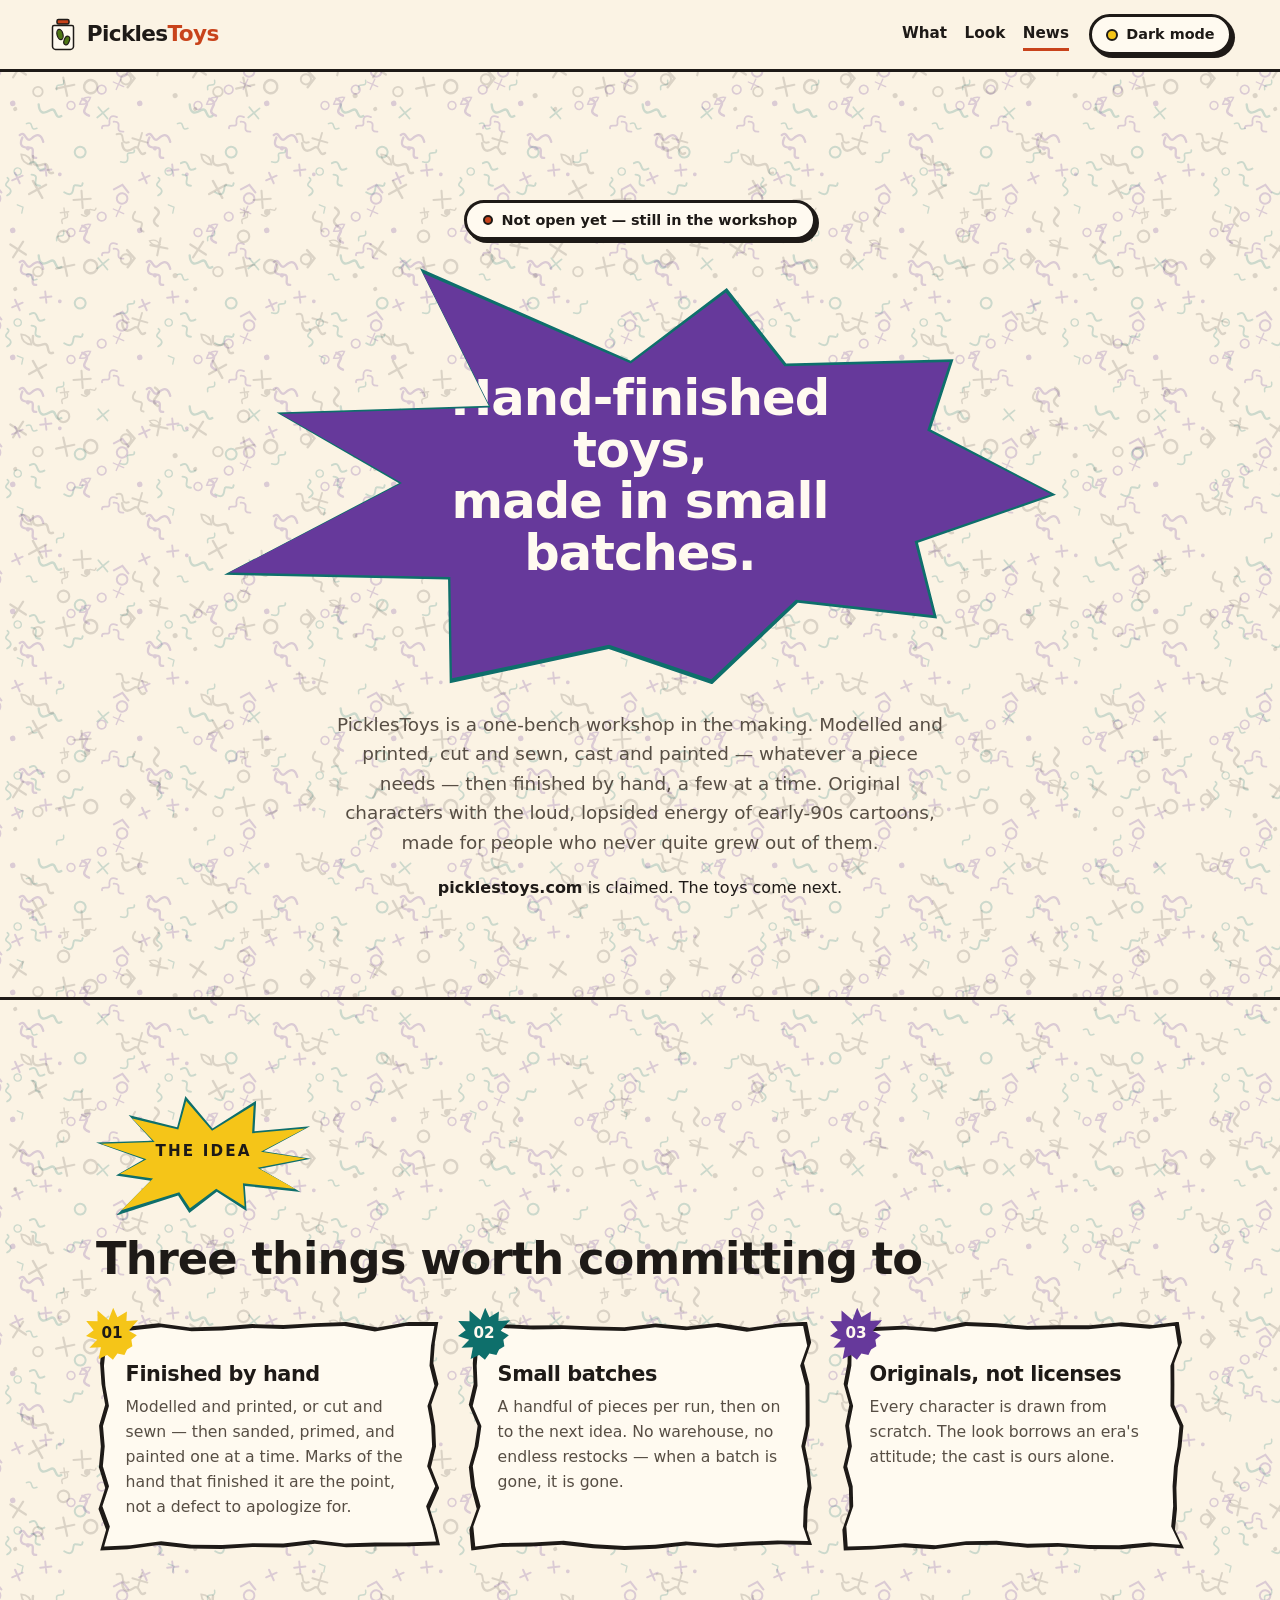
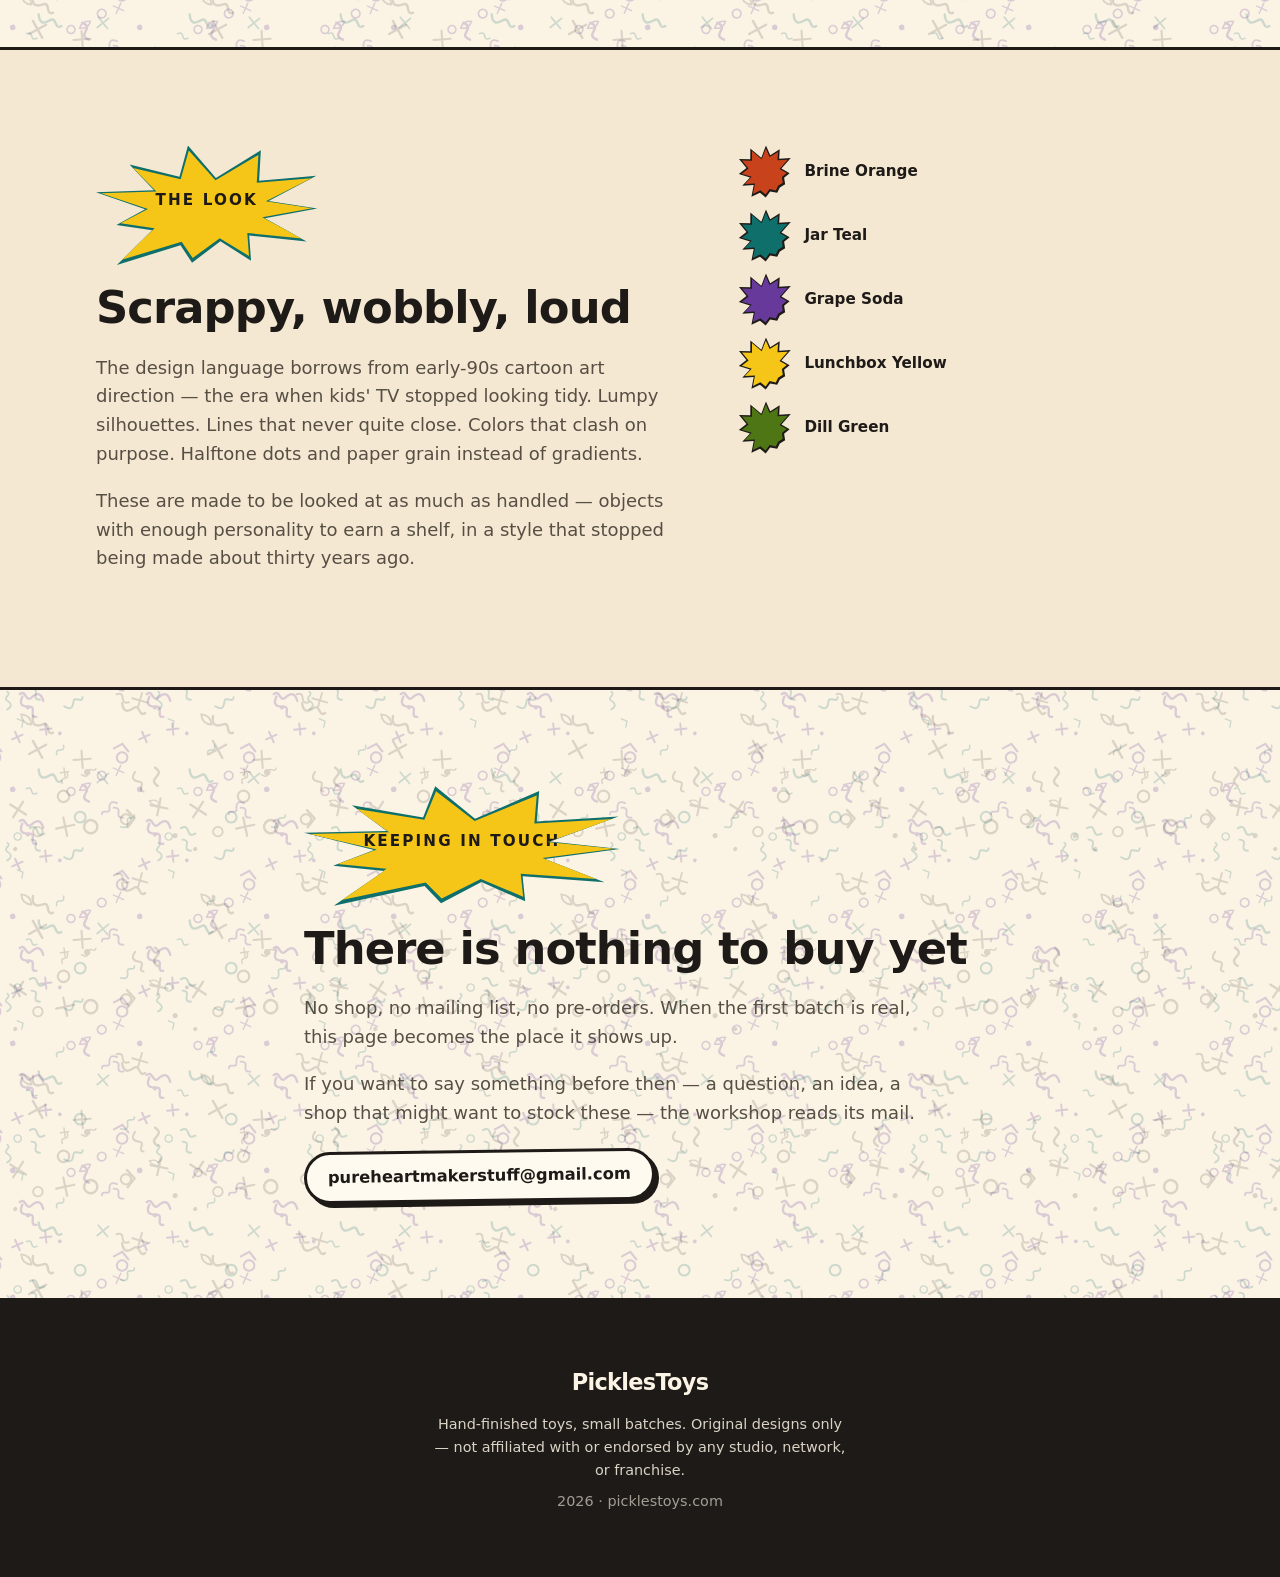
<file: site/index.html>
<!DOCTYPE html>
<html lang="en">
<head>
  <meta charset="UTF-8">
  <meta name="viewport" content="width=device-width, initial-scale=1.0">
  <title>PicklesToys — Hand-Finished, Small-Batch Toys</title>
  <meta name="description" content="PicklesToys makes hand-finished, small-batch toys with a scrappy 90s-cartoon spirit — original characters for people who never grew out of them. The workshop is still being built; nothing is for sale yet.">
  <link rel="canonical" href="https://picklestoys.com/">

  <!-- Favicons. Relative paths, so they resolve both at the apex domain and
       at the esanacore.github.io/PicklesToys/ project URL the site is served
       from until DNS is pointed. The SVG is what modern browsers use; the ICO
       is the fallback and the file crawlers request blindly. Rasters are
       generated from the SVG by tools/make_favicon.py — do not hand-edit. -->
  <link rel="icon" href="favicon.ico" sizes="32x32">
  <link rel="icon" href="favicon.svg" type="image/svg+xml">
  <link rel="apple-touch-icon" href="apple-touch-icon.png">
  <!-- Tints mobile browser chrome to match the page in each theme -->
  <meta name="theme-color" content="#fbf3e4" media="(prefers-color-scheme: light)">
  <meta name="theme-color" content="#16130f" media="(prefers-color-scheme: dark)">

  <!-- Social sharing: how the link unfurls in Messages, WhatsApp, Slack, social.
       The card is drawn in site/og-image.svg and rendered to PNG by
       tools/make_og_image.py — og:image is not accepted as SVG by most
       platforms, which is the only reason the PNG exists.

       These URLs are absolute and point at the apex domain, as og:image
       requires. Until DNS is pointed at this site they will not resolve, so a
       link shared before then unfurls without an image. That is deliberate:
       pointing them at the temporary github.io URL would bake the wrong host
       into every cached unfurl, and crawlers cache aggressively. -->
  <meta property="og:type" content="website">
  <meta property="og:site_name" content="PicklesToys">
  <meta property="og:title" content="PicklesToys — Hand-Finished, Small-Batch Toys">
  <meta property="og:description" content="Hand-finished, small-batch toys with a scrappy 90s-cartoon spirit. Not open yet — still in the workshop.">
  <meta property="og:url" content="https://picklestoys.com/">
  <meta property="og:image" content="https://picklestoys.com/og-image.png">
  <meta property="og:image:type" content="image/png">
  <meta property="og:image:width" content="1200">
  <meta property="og:image:height" content="630">
  <meta property="og:image:alt" content="The PicklesToys pickle-jar mark beside the words: Hand-finished toys, made in small batches. A badge reads: not open yet, still in the workshop.">
  <meta name="twitter:card" content="summary_large_image">
  <meta name="twitter:title" content="PicklesToys — Hand-Finished, Small-Batch Toys">
  <meta name="twitter:description" content="Hand-finished, small-batch toys with a scrappy 90s-cartoon spirit. Not open yet.">
  <meta name="twitter:image" content="https://picklestoys.com/og-image.png">
  <meta name="twitter:image:alt" content="The PicklesToys pickle-jar mark beside the words: Hand-finished toys, made in small batches.">

  <script>
    // Apply the saved or system theme before first paint so the page never
    // flashes the wrong mode. Mirrors 702withtheview.com and gentletable.com.
    (function () {
      // Marks that JS is running, so the reveal animation only hides content
      // it can actually reveal again. Set here rather than in app.js so the
      // class lands before first paint and nothing flashes in then out.
      document.documentElement.classList.add("js");
      try {
        var saved = localStorage.getItem("pickles-theme");
        if (saved === "dark" || saved === "light") {
          document.documentElement.dataset.theme = saved;
        }
      } catch (e) { /* private mode — the toggle still works for this visit */ }
    })();
  </script>

  <link rel="stylesheet" href="styles.css">
</head>
<body>
  <a class="skip-link" href="#main">Skip to content</a>

  <header class="nav">
    <a class="wordmark" href="#main">
      <span class="wordmark__jar" aria-hidden="true">
        <svg viewBox="0 0 40 44" role="presentation" focusable="false">
          <rect x="12" y="2" width="16" height="6" rx="2" class="jar-lid"/>
          <path d="M8 10h24c1 0 2 1 2 2v26c0 2-2 4-4 4H10c-2 0-4-2-4-4V12c0-1 1-2 2-2z" class="jar-glass"/>
          <ellipse cx="16" cy="22" rx="4" ry="7" class="jar-pickle" transform="rotate(-14 16 22)"/>
          <ellipse cx="25" cy="30" rx="3.5" ry="6" class="jar-pickle" transform="rotate(20 25 30)"/>
        </svg>
      </span>
      <span class="wordmark__text">Pickles<span class="wordmark__toys">Toys</span></span>
    </a>

    <nav class="nav__links" aria-label="Sections">
      <a href="#what">What</a>
      <a href="#look">Look</a>
      <a href="#news">News</a>
    </nav>

    <button id="themeToggle" class="theme-toggle" type="button" aria-pressed="false">
      <span class="theme-toggle__dot" aria-hidden="true"></span>
      <span id="themeToggleLabel">Dark mode</span>
    </button>
  </header>

  <main id="main">

    <!-- ---------------------------------------------------------------
         Hero. States only what is actually true today: the name, the
         intent, and that nothing is for sale. No prices, no products, no
         ship dates — those are the owner's to provide.
         --------------------------------------------------------------- -->
    <section class="hero">
      <div class="hero__inner">
        <p class="pill reveal">
          <span class="pill__dot" aria-hidden="true"></span>
          Not open yet — still in the workshop
        </p>

        <!-- Title card. The burst is an irregular polygon rather than a
             regular star: alternating outer/inner radii with per-point jitter,
             generated from a seeded RNG so the shape is reproducible, then
             frozen here. See docs/BRAND.md. preserveAspectRatio="none" lets it
             stretch to whatever the heading needs; non-scaling-stroke keeps the
             outline an even weight when it does. -->
        <div class="titlecard reveal">
          <div class="titlecard__fill">
            <h1 class="titlecard__title">
              Hand-finished toys,<br>
              made in small batches.
            </h1>
          </div>
        </div>

        <p class="hero__lede reveal">
          PicklesToys is a one-bench workshop in the making. Modelled and
          printed, cut and sewn, cast and painted — whatever a piece needs —
          then finished by hand, a few at a time. Original characters with the
          loud, lopsided energy of early-90s cartoons, made for people who
          never quite grew out of them.
        </p>

        <p class="hero__meta reveal">
          <strong>picklestoys.com</strong> is claimed. The toys come next.
        </p>
      </div>
    </section>

    <!-- --------------------------------------------------------------- -->
    <section id="what" class="band">
      <div class="band__inner">
        <div class="titlecard titlecard--tag">
          <div class="titlecard__fill">
            <p class="titlecard__title overline">The idea</p>
          </div>
        </div>
        <h2>Three things worth committing to</h2>

        <ul class="cards">
          <li class="card card--orange reveal">
            <span class="card__num" aria-hidden="true">01</span>
            <div class="card__panel">
              <div class="card__fill">
                <h3>Finished by hand</h3>
                <p>
                  Modelled and printed, or cut and sewn — then sanded, primed,
                  and painted one at a time. Marks of the hand that finished it
                  are the point, not a defect to apologize for.
                </p>
              </div>
            </div>
          </li>
          <li class="card card--teal reveal">
            <span class="card__num" aria-hidden="true">02</span>
            <div class="card__panel">
              <div class="card__fill">
                <h3>Small batches</h3>
                <p>
                A handful of pieces per run, then on to the next idea. No
                warehouse, no endless restocks — when a batch is gone, it is gone.
                </p>
              </div>
            </div>
          </li>
          <li class="card card--grape reveal">
            <span class="card__num" aria-hidden="true">03</span>
            <div class="card__panel">
              <div class="card__fill">
                <h3>Originals, not licenses</h3>
                <p>
                  Every character is drawn from scratch. The look borrows an
                  era's attitude; the cast is ours alone.
                </p>
              </div>
            </div>
          </li>
        </ul>
      </div>
    </section>

    <!-- ---------------------------------------------------------------
         The aesthetic section. Deliberately describes an ERA and a visual
         language — never a specific show, character, or franchise. See
         docs/BRAND.md: the inspiration is early-90s kids-TV art direction, and
         the line not to cross is using anyone else's characters, names, or
         marks. T-040 fails the build if one appears, comments included.
         --------------------------------------------------------------- -->
    <section id="look" class="band band--tint">
      <div class="band__inner band__inner--split">
        <div>
          <div class="titlecard titlecard--tag">
          <div class="titlecard__fill">
            <p class="titlecard__title overline">The look</p>
          </div>
        </div>
          <h2>Scrappy, wobbly, loud</h2>
          <p class="prose">
            The design language borrows from early-90s cartoon art direction —
            the era when kids' TV stopped looking tidy. Lumpy silhouettes. Lines
            that never quite close. Colors that clash on purpose. Halftone dots
            and paper grain instead of gradients.
          </p>
          <p class="prose">
            These are made to be looked at as much as handled — objects with
            enough personality to earn a shelf, in a style that stopped being
            made about thirty years ago.
          </p>
        </div>

        <div class="swatches" aria-label="Color palette">
          <span class="swatch swatch--orange"><i class="swatch__chip" aria-hidden="true"></i><span>Brine Orange</span></span>
          <span class="swatch swatch--teal"><i class="swatch__chip" aria-hidden="true"></i><span>Jar Teal</span></span>
          <span class="swatch swatch--grape"><i class="swatch__chip" aria-hidden="true"></i><span>Grape Soda</span></span>
          <span class="swatch swatch--sun"><i class="swatch__chip" aria-hidden="true"></i><span>Lunchbox Yellow</span></span>
          <span class="swatch swatch--lime"><i class="swatch__chip" aria-hidden="true"></i><span>Dill Green</span></span>
        </div>
      </div>
    </section>

    <!-- ---------------------------------------------------------------
         Contact. The address is real and owner-supplied — it is the only
         real-world detail on the page, which is the only reason it is here.
         It shipped as a marked placeholder until 2026-09-10 on the principle
         that an address which bounces is worse than showing none.

         T-050 asserts the real mailto and T-051 asserts the visible text
         matches its target: the address is written twice, and a link that
         displays one address while mailing another is worse than no link.
         --------------------------------------------------------------- -->
    <section id="news" class="band">
      <div class="band__inner band__inner--narrow">
        <div class="titlecard titlecard--tag">
          <div class="titlecard__fill">
            <p class="titlecard__title overline">Keeping in touch</p>
          </div>
        </div>
        <h2>There is nothing to buy yet</h2>
        <p class="prose">
          No shop, no mailing list, no pre-orders. When the first batch is real,
          this page becomes the place it shows up.
        </p>
        <p class="prose">
          If you want to say something before then — a question, an idea, a
          shop that might want to stock these — the workshop reads its mail.
        </p>
        <p class="contact">
          <a class="contact__link" href="mailto:pureheartmakerstuff@gmail.com">pureheartmakerstuff@gmail.com</a>
        </p>
      </div>
    </section>
  </main>

  <footer class="foot">
    <p class="foot__mark">PicklesToys</p>
    <p class="foot__note">
      Hand-finished toys, small batches. Original designs only — not affiliated with
      or endorsed by any studio, network, or franchise.
    </p>
    <p class="foot__note foot__note--dim">
      <span id="year">2026</span> · picklestoys.com
    </p>
  </footer>

  <script src="app.js"></script>
</body>
</html>
</file>
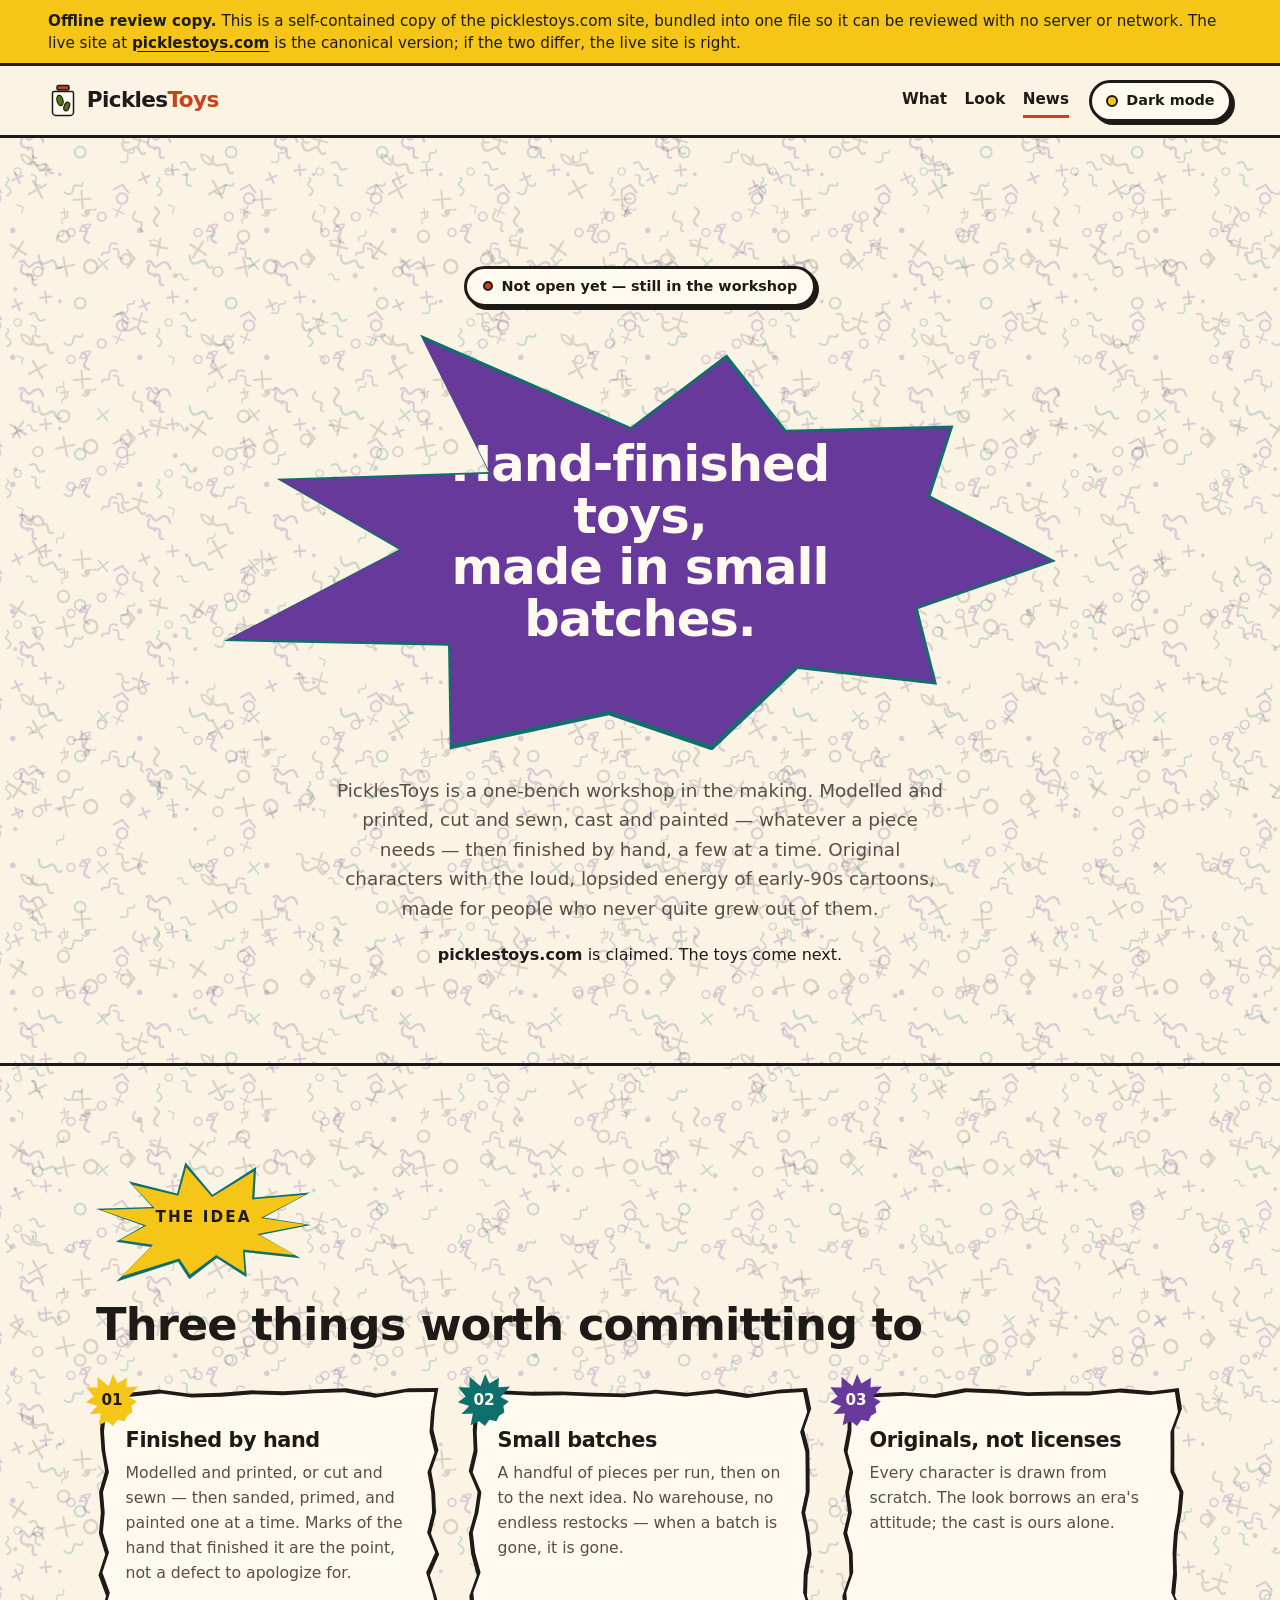
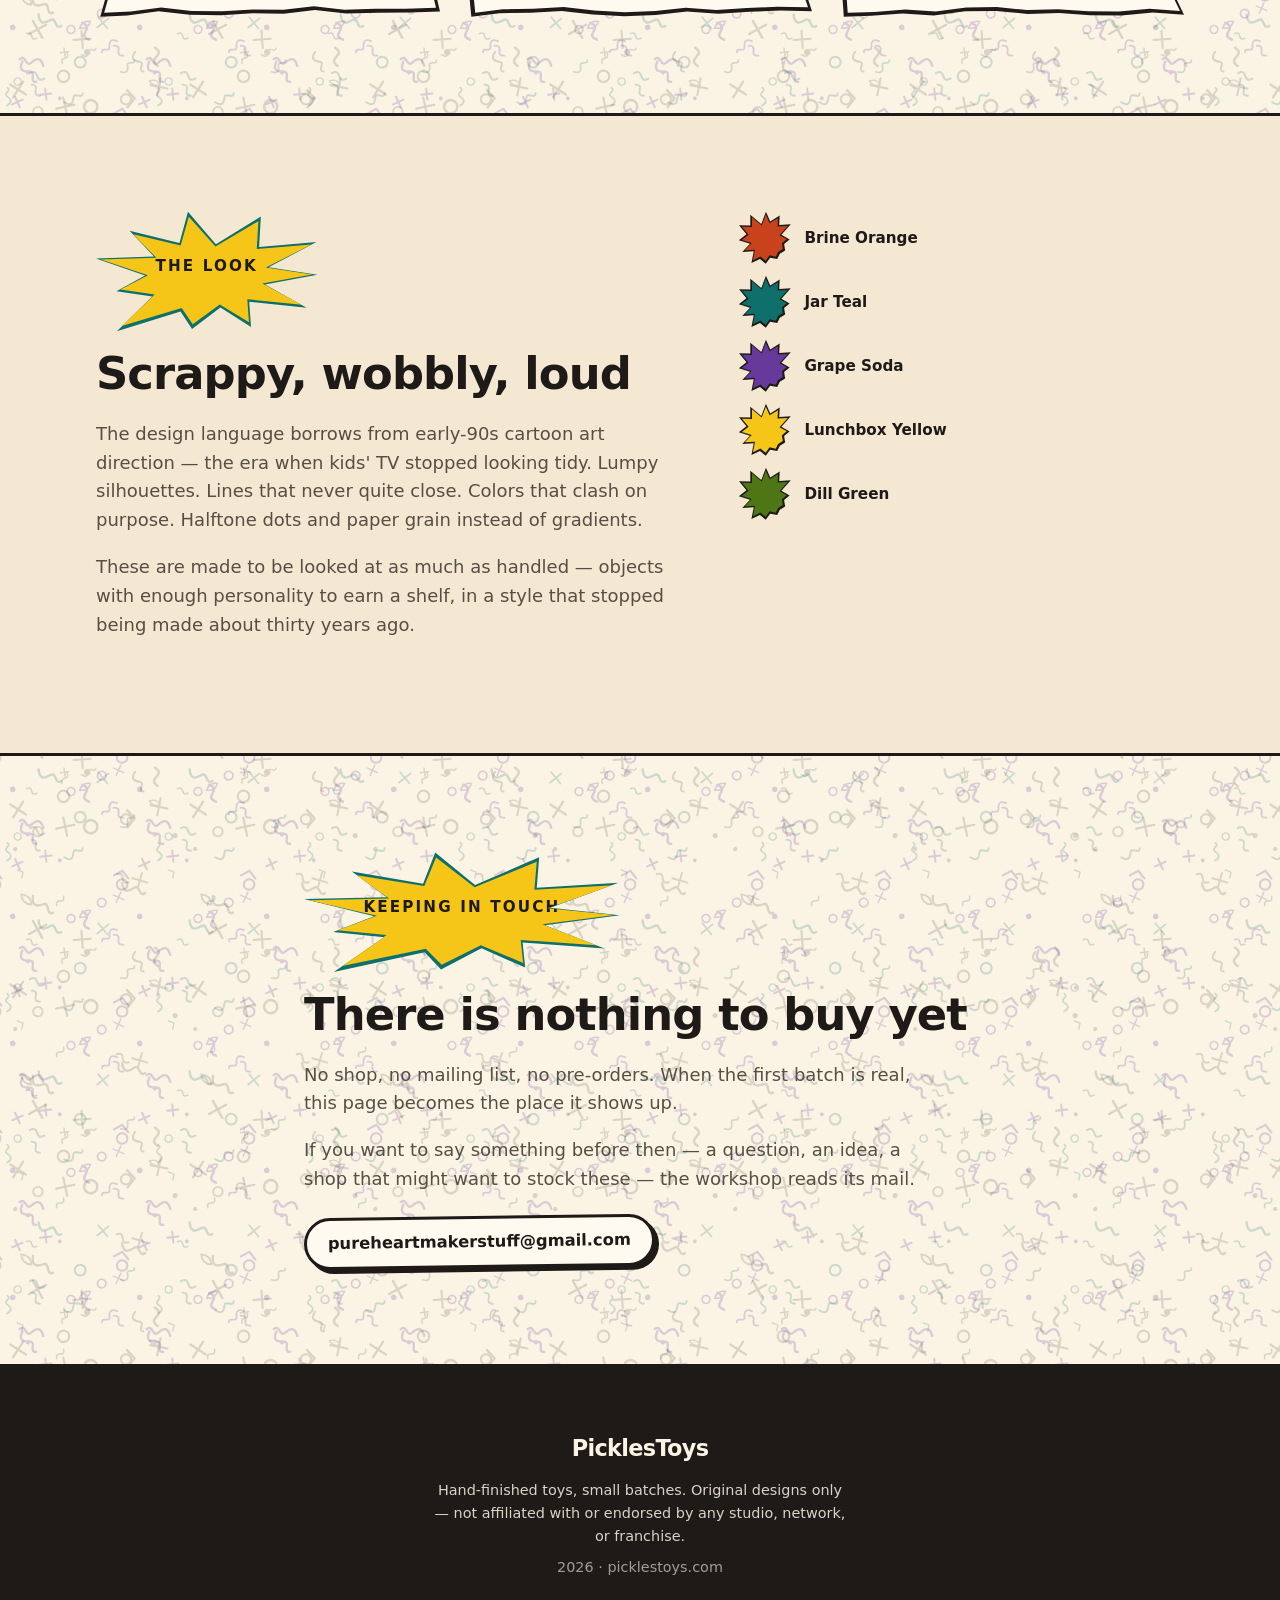
<file: demo.html>
<!DOCTYPE html>
<html lang="en">
<head>
  <meta charset="UTF-8">
  <meta name="viewport" content="width=device-width, initial-scale=1.0">
  <title>PicklesToys — Hand-Finished, Small-Batch Toys (offline copy)</title>
  <meta name="description" content="PicklesToys makes hand-finished, small-batch toys with a scrappy 90s-cartoon spirit — original characters for people who never grew out of them. The workshop is still being built; nothing is for sale yet.">
  <!--
    Offline review copy of picklestoys.com, generated from site/index.html,
    site/styles.css and site/app.js. Styles and scripts are inlined so this one
    file opens from file:// with no server or network. The canonical, Open
    Graph and Twitter metadata are omitted (they point crawlers at the live
    site and do nothing offline); the favicon is inlined as a data: URI.
    Keep it in step with site/ — a change to the site that is not mirrored
    here leaves this copy showing the old page.
  -->
  <link rel="icon" href="data:image/svg+xml,%3Csvg xmlns="http://www.w3.org/2000/svg" viewBox="0 0 64 64" role="img" aria-label="PicklesToys"%3E %3Ctitle%3EPicklesToys%3C/title%3E %3Crect width="64" height="64" rx="14" fill="#c8431b"/%3E %3Crect x="21" y="9" width="22" height="8" rx="3" fill="#fbf3e4"/%3E %3Cpath d="M16 20h32v27c0 5-4 9-9 9H25c-5 0-9-4-9-9V20z" fill="#fbf3e4"/%3E %3Cellipse cx="32" cy="37" rx="7" ry="12" fill="#5e8c1e" transform="rotate%28-13 32 37%29"/%3E %3C/svg%3E" type="image/svg+xml">
  <meta name="theme-color" content="#fbf3e4" media="(prefers-color-scheme: light)">
  <meta name="theme-color" content="#16130f" media="(prefers-color-scheme: dark)">

  <script>
    // Apply the saved or system theme before first paint so the page never
    // flashes the wrong mode. Mirrors 702withtheview.com and gentletable.com.
    (function () {
      // Marks that JS is running, so the reveal animation only hides content
      // it can actually reveal again. Set here rather than in app.js so the
      // class lands before first paint and nothing flashes in then out.
      document.documentElement.classList.add("js");
      try {
        var saved = localStorage.getItem("pickles-theme");
        if (saved === "dark" || saved === "light") {
          document.documentElement.dataset.theme = saved;
        }
      } catch (e) { /* private mode — the toggle still works for this visit */ }
    })();
  </script>

  <style>
/* ============================================================
   PicklesToys — design system

   Visual language: early-90s cartoon art direction. Chunky ink outlines,
   hard offset shadows (sticker/screen-print feel), lumpy asymmetric radii,
   halftone dots, clashing saturated colors on warm paper.

   Dependency-free: system fonts only, no CDN, no webfont
   (constitution Principle 7). tests/test_site.sh T-060 enforces this.
   ============================================================ */

/* ------------------------------------------------------------------
   Colour tokens.

   Light mode is warm paper with near-black ink. Dark mode keeps the same
   palette identity but lifts each accent, because the light-mode accents
   are tuned for contrast against cream and go muddy on near-black.

   Accents used as TEXT are contrast-checked against their own background
   (>= 4.5:1). --sun is decorative only: at 4.4:1 on ink it is fine as a
   fill behind dark text but never as text itself.
   ------------------------------------------------------------------ */

:root,
:root[data-theme="light"] {
  color-scheme: light;

  --paper: #fbf3e4;
  --paper-tint: #f4e8d2;
  --surface: #fffaf0;
  --ink: #1e1a17;
  --ink-soft: #574e44;

  --orange: #c8431b;
  /* Orange as small TEXT needs a darker mix: #c8431b is 4.45:1 on paper and
     only 4.05:1 on the tinted band, both under the 4.5:1 AA floor for the
     14px bold overlines. Same family, legible weight. Fills and large display
     type keep --orange, which is why this is a separate token rather than a
     darkening of the brand color. */
  --orange-text: #a83714;
  --teal: #0e6f6b;
  --grape: #66399b;
  --sun: #f5c518;
  --lime: #4e7615;

  --dot: rgba(30, 26, 23, 0.16);
  --shadow-ink: #1e1a17;
  --on-accent: #fffaf0;
  /* Deliberately NOT redefined per theme. --sun is a bright yellow in both
     themes, so text on it must be dark in both; --on-accent inverts with the
     theme and is therefore wrong here. See the .card__num note below. */
  --on-sun: #1e1a17;
}

/* Follows the operating system unless the reader has chosen a theme,
   in which case data-theme on <html> wins. */
@media (prefers-color-scheme: dark) {
  :root:not([data-theme="light"]) {
    color-scheme: dark;

    --paper: #16130f;
    --paper-tint: #201b15;
    --surface: #211c16;
    --ink: #fbf3e4;
    --ink-soft: #b3a794;

    --orange: #ff8a5c;
    /* On near-black the accent is already well past AA, so text and fill
       share one value here. */
    --orange-text: #ff8a5c;
    --teal: #4fd1ca;
    --grape: #c39bf5;
    --sun: #ffd84d;
    --lime: #a6d65e;

    --dot: rgba(251, 243, 228, 0.14);
    --shadow-ink: #000000;
    --on-accent: #16130f;
  }
}

:root[data-theme="dark"] {
  color-scheme: dark;

  --paper: #16130f;
  --paper-tint: #201b15;
  --surface: #211c16;
  --ink: #fbf3e4;
  --ink-soft: #b3a794;

  --orange: #ff8a5c;
  --orange-text: #ff8a5c;
  --teal: #4fd1ca;
  --grape: #c39bf5;
  --sun: #ffd84d;
  --lime: #a6d65e;

  --dot: rgba(251, 243, 228, 0.14);
  --shadow-ink: #000000;
  --on-accent: #16130f;
}

/* BEGIN GENERATED doodle field — tools/make_pattern.py, do not edit by hand */

/* Layer sizes are coprime so the field's visual repeat lands far past
   any real viewport width. See tools/make_pattern.py. */
:root {
  --doodle-size: 180px 180px, 127px 127px, 151px 151px;
  --doodle-light:
    url('data:image/svg+xml,%3Csvg%20xmlns%3D%22http%3A%2F%2Fwww.w3.org%2F2000%2Fsvg%22%20width%3D%22180%22%20height%3D%22180%22%20viewBox%3D%220%200%20180%20180%22%3E%3Cg%20stroke%3D%22%231e1a17%22%20stroke-width%3D%221.7%22%20stroke-linecap%3D%22round%22%20fill%3D%22%231e1a17%22%20opacity%3D%220.15%22%3E%3Cg%20transform%3D%22translate%2843.0%2C164.4%29%20rotate%28220%29%20scale%281.45%29%22%3E%3Cpath%20d%3D%22M-9%200c3-5%206%205%209%200s6-5%209%200%22%20fill%3D%22none%22%2F%3E%3C%2Fg%3E%3Cg%20transform%3D%22translate%2843.0%2C-15.6%29%20rotate%28220%29%20scale%281.45%29%22%3E%3Cpath%20d%3D%22M-9%200c3-5%206%205%209%200s6-5%209%200%22%20fill%3D%22none%22%2F%3E%3C%2Fg%3E%3Cg%20transform%3D%22translate%28154.0%2C65.0%29%20rotate%2819%29%20scale%280.80%29%22%3E%3Cpath%20d%3D%22M-7%20-3q7%20-6%2014%200q-7%206%20-14%200z%22%20fill%3D%22none%22%2F%3E%3C%2Fg%3E%3Cg%20transform%3D%22translate%28175.1%2C95.6%29%20rotate%28163%29%20scale%281.16%29%22%3E%3Ccircle%20cx%3D%220%22%20cy%3D%220%22%20r%3D%222.2%22%20stroke%3D%22none%22%2F%3E%3C%2Fg%3E%3Cg%20transform%3D%22translate%28-4.9%2C95.6%29%20rotate%28163%29%20scale%281.16%29%22%3E%3Ccircle%20cx%3D%220%22%20cy%3D%220%22%20r%3D%222.2%22%20stroke%3D%22none%22%2F%3E%3C%2Fg%3E%3Cg%20transform%3D%22translate%28139.9%2C140.4%29%20rotate%28151%29%20scale%281.11%29%22%3E%3Cpath%20d%3D%22M-5%20-5l10%2010M5%20-5l-10%2010%22%20fill%3D%22none%22%2F%3E%3C%2Fg%3E%3Cg%20transform%3D%22translate%2865.2%2C86.7%29%20rotate%2833%29%20scale%281.31%29%22%3E%3Cpath%20d%3D%22M-5%20-5l10%2010M5%20-5l-10%2010%22%20fill%3D%22none%22%2F%3E%3C%2Fg%3E%3Cg%20transform%3D%22translate%2864.5%2C32.2%29%20rotate%28353%29%20scale%280.84%29%22%3E%3Cpath%20d%3D%22M0%20-5v10M-5%200h10%22%20fill%3D%22none%22%2F%3E%3C%2Fg%3E%3Cg%20transform%3D%22translate%2882.1%2C19.4%29%20rotate%2841%29%20scale%281.22%29%22%3E%3Cpath%20d%3D%22M-5%20-5l10%2010M5%20-5l-10%2010%22%20fill%3D%22none%22%2F%3E%3C%2Fg%3E%3Cg%20transform%3D%22translate%2815.2%2C109.0%29%20rotate%28333%29%20scale%280.95%29%22%3E%3Ccircle%20cx%3D%220%22%20cy%3D%220%22%20r%3D%222.2%22%20stroke%3D%22none%22%2F%3E%3C%2Fg%3E%3Cg%20transform%3D%22translate%2863.5%2C56.3%29%20rotate%28184%29%20scale%281.28%29%22%3E%3Ccircle%20cx%3D%220%22%20cy%3D%220%22%20r%3D%224.5%22%20fill%3D%22none%22%2F%3E%3C%2Fg%3E%3Cg%20transform%3D%22translate%2828.5%2C157.3%29%20rotate%28225%29%20scale%281.03%29%22%3E%3Cpath%20d%3D%22M-7%20-3q7%20-6%2014%200q-7%206%20-14%200z%22%20fill%3D%22none%22%2F%3E%3C%2Fg%3E%3Cg%20transform%3D%22translate%2887.2%2C32.1%29%20rotate%2891%29%20scale%281.44%29%22%3E%3Ccircle%20cx%3D%220%22%20cy%3D%220%22%20r%3D%222.2%22%20stroke%3D%22none%22%2F%3E%3C%2Fg%3E%3Cg%20transform%3D%22translate%2888.7%2C31.5%29%20rotate%28156%29%20scale%280.88%29%22%3E%3Cpath%20d%3D%22M-9%200c3-5%206%205%209%200s6-5%209%200%22%20fill%3D%22none%22%2F%3E%3C%2Fg%3E%3Cg%20transform%3D%22translate%28124.5%2C136.8%29%20rotate%2852%29%20scale%281.16%29%22%3E%3Cpath%20d%3D%22M-6%204c4-9%208%205%2012-4%22%20fill%3D%22none%22%2F%3E%3C%2Fg%3E%3Cg%20transform%3D%22translate%28158.9%2C66.8%29%20rotate%28146%29%20scale%281.23%29%22%3E%3Cpath%20d%3D%22M-5%20-5l10%2010M5%20-5l-10%2010%22%20fill%3D%22none%22%2F%3E%3C%2Fg%3E%3Cg%20transform%3D%22translate%2890.7%2C86.7%29%20rotate%28283%29%20scale%281.47%29%22%3E%3Ccircle%20cx%3D%220%22%20cy%3D%220%22%20r%3D%224.5%22%20fill%3D%22none%22%2F%3E%3C%2Fg%3E%3Cg%20transform%3D%22translate%28159.3%2C37.3%29%20rotate%28100%29%20scale%281.46%29%22%3E%3Cpath%20d%3D%22M-6%204c4-9%208%205%2012-4%22%20fill%3D%22none%22%2F%3E%3C%2Fg%3E%3Cg%20transform%3D%22translate%2837.6%2C9.4%29%20rotate%28106%29%20scale%281.37%29%22%3E%3Cpath%20d%3D%22M-5%20-5l10%2010M5%20-5l-10%2010%22%20fill%3D%22none%22%2F%3E%3C%2Fg%3E%3Cg%20transform%3D%22translate%2837.6%2C189.4%29%20rotate%28106%29%20scale%281.37%29%22%3E%3Cpath%20d%3D%22M-5%20-5l10%2010M5%20-5l-10%2010%22%20fill%3D%22none%22%2F%3E%3C%2Fg%3E%3Cg%20transform%3D%22translate%2837.9%2C91.7%29%20rotate%28272%29%20scale%281.06%29%22%3E%3Ccircle%20cx%3D%220%22%20cy%3D%220%22%20r%3D%224.5%22%20fill%3D%22none%22%2F%3E%3C%2Fg%3E%3Cg%20transform%3D%22translate%2863.4%2C37.0%29%20rotate%28313%29%20scale%280.90%29%22%3E%3Cpath%20d%3D%22M-6%204c4-9%208%205%2012-4%22%20fill%3D%22none%22%2F%3E%3C%2Fg%3E%3Cg%20transform%3D%22translate%28125.9%2C79.3%29%20rotate%2897%29%20scale%281.14%29%22%3E%3Ccircle%20cx%3D%220%22%20cy%3D%220%22%20r%3D%224.5%22%20fill%3D%22none%22%2F%3E%3C%2Fg%3E%3Cg%20transform%3D%22translate%2818.1%2C69.5%29%20rotate%28168%29%20scale%281.31%29%22%3E%3Cpath%20d%3D%22M-5%20-5l10%2010M5%20-5l-10%2010%22%20fill%3D%22none%22%2F%3E%3C%2Fg%3E%3Cg%20transform%3D%22translate%28139.3%2C41.7%29%20rotate%28247%29%20scale%281.19%29%22%3E%3Cpath%20d%3D%22M-9%200c3-5%206%205%209%200s6-5%209%200%22%20fill%3D%22none%22%2F%3E%3C%2Fg%3E%3Cg%20transform%3D%22translate%28133.6%2C148.1%29%20rotate%28203%29%20scale%281.39%29%22%3E%3Cpath%20d%3D%22M-9%200c3-5%206%205%209%200s6-5%209%200%22%20fill%3D%22none%22%2F%3E%3C%2Fg%3E%3Cg%20transform%3D%22translate%28134.5%2C78.4%29%20rotate%28358%29%20scale%281.43%29%22%3E%3Cpath%20d%3D%22M-5%20-6l5%206-5%206%22%20fill%3D%22none%22%2F%3E%3C%2Fg%3E%3C%2Fg%3E%3C%2Fsvg%3E'),
    url('data:image/svg+xml,%3Csvg%20xmlns%3D%22http%3A%2F%2Fwww.w3.org%2F2000%2Fsvg%22%20width%3D%22127%22%20height%3D%22127%22%20viewBox%3D%220%200%20127%20127%22%3E%3Cg%20stroke%3D%22%2366399b%22%20stroke-width%3D%221.7%22%20stroke-linecap%3D%22round%22%20fill%3D%22%2366399b%22%20opacity%3D%220.22%22%3E%3Cg%20transform%3D%22translate%2831.5%2C11.5%29%20rotate%2816%29%20scale%281.36%29%22%3E%3Cpath%20d%3D%22M-9%200c3-5%206%205%209%200s6-5%209%200%22%20fill%3D%22none%22%2F%3E%3C%2Fg%3E%3Cg%20transform%3D%22translate%2831.5%2C138.5%29%20rotate%2816%29%20scale%281.36%29%22%3E%3Cpath%20d%3D%22M-9%200c3-5%206%205%209%200s6-5%209%200%22%20fill%3D%22none%22%2F%3E%3C%2Fg%3E%3Cg%20transform%3D%22translate%28101.7%2C89.6%29%20rotate%2815%29%20scale%280.96%29%22%3E%3Ccircle%20cx%3D%220%22%20cy%3D%220%22%20r%3D%224.5%22%20fill%3D%22none%22%2F%3E%3C%2Fg%3E%3Cg%20transform%3D%22translate%28109.5%2C122.8%29%20rotate%28323%29%20scale%281.04%29%22%3E%3Cpath%20d%3D%22M-9%200c3-5%206%205%209%200s6-5%209%200%22%20fill%3D%22none%22%2F%3E%3C%2Fg%3E%3Cg%20transform%3D%22translate%28109.5%2C-4.2%29%20rotate%28323%29%20scale%281.04%29%22%3E%3Cpath%20d%3D%22M-9%200c3-5%206%205%209%200s6-5%209%200%22%20fill%3D%22none%22%2F%3E%3C%2Fg%3E%3Cg%20transform%3D%22translate%28122.4%2C57.9%29%20rotate%28282%29%20scale%281.23%29%22%3E%3Cpath%20d%3D%22M-5%20-6l5%206-5%206%22%20fill%3D%22none%22%2F%3E%3C%2Fg%3E%3Cg%20transform%3D%22translate%28-4.6%2C57.9%29%20rotate%28282%29%20scale%281.23%29%22%3E%3Cpath%20d%3D%22M-5%20-6l5%206-5%206%22%20fill%3D%22none%22%2F%3E%3C%2Fg%3E%3Cg%20transform%3D%22translate%28120.5%2C125.7%29%20rotate%2864%29%20scale%281.10%29%22%3E%3Cpath%20d%3D%22M-6%204c4-9%208%205%2012-4%22%20fill%3D%22none%22%2F%3E%3C%2Fg%3E%3Cg%20transform%3D%22translate%28120.5%2C-1.3%29%20rotate%2864%29%20scale%281.10%29%22%3E%3Cpath%20d%3D%22M-6%204c4-9%208%205%2012-4%22%20fill%3D%22none%22%2F%3E%3C%2Fg%3E%3Cg%20transform%3D%22translate%28-6.5%2C125.7%29%20rotate%2864%29%20scale%281.10%29%22%3E%3Cpath%20d%3D%22M-6%204c4-9%208%205%2012-4%22%20fill%3D%22none%22%2F%3E%3C%2Fg%3E%3Cg%20transform%3D%22translate%28-6.5%2C-1.3%29%20rotate%2864%29%20scale%281.10%29%22%3E%3Cpath%20d%3D%22M-6%204c4-9%208%205%2012-4%22%20fill%3D%22none%22%2F%3E%3C%2Fg%3E%3Cg%20transform%3D%22translate%28122.1%2C71.5%29%20rotate%28141%29%20scale%281.17%29%22%3E%3Ccircle%20cx%3D%220%22%20cy%3D%220%22%20r%3D%224.5%22%20fill%3D%22none%22%2F%3E%3C%2Fg%3E%3Cg%20transform%3D%22translate%28-4.9%2C71.5%29%20rotate%28141%29%20scale%281.17%29%22%3E%3Ccircle%20cx%3D%220%22%20cy%3D%220%22%20r%3D%224.5%22%20fill%3D%22none%22%2F%3E%3C%2Fg%3E%3Cg%20transform%3D%22translate%2871.0%2C105.5%29%20rotate%2884%29%20scale%280.88%29%22%3E%3Ccircle%20cx%3D%220%22%20cy%3D%220%22%20r%3D%224.5%22%20fill%3D%22none%22%2F%3E%3C%2Fg%3E%3Cg%20transform%3D%22translate%2829.3%2C20.7%29%20rotate%28236%29%20scale%281.37%29%22%3E%3Cpath%20d%3D%22M-9%200c3-5%206%205%209%200s6-5%209%200%22%20fill%3D%22none%22%2F%3E%3C%2Fg%3E%3Cg%20transform%3D%22translate%28118.5%2C84.3%29%20rotate%28339%29%20scale%280.80%29%22%3E%3Cpath%20d%3D%22M-5%20-5l10%2010M5%20-5l-10%2010%22%20fill%3D%22none%22%2F%3E%3C%2Fg%3E%3Cg%20transform%3D%22translate%28-8.5%2C84.3%29%20rotate%28339%29%20scale%280.80%29%22%3E%3Cpath%20d%3D%22M-5%20-5l10%2010M5%20-5l-10%2010%22%20fill%3D%22none%22%2F%3E%3C%2Fg%3E%3Cg%20transform%3D%22translate%2817.4%2C51.0%29%20rotate%28156%29%20scale%281.15%29%22%3E%3Cpath%20d%3D%22M0%20-5v10M-5%200h10%22%20fill%3D%22none%22%2F%3E%3C%2Fg%3E%3Cg%20transform%3D%22translate%2812.7%2C103.4%29%20rotate%28167%29%20scale%281.26%29%22%3E%3Ccircle%20cx%3D%220%22%20cy%3D%220%22%20r%3D%222.2%22%20stroke%3D%22none%22%2F%3E%3C%2Fg%3E%3Cg%20transform%3D%22translate%28139.7%2C103.4%29%20rotate%28167%29%20scale%281.26%29%22%3E%3Ccircle%20cx%3D%220%22%20cy%3D%220%22%20r%3D%222.2%22%20stroke%3D%22none%22%2F%3E%3C%2Fg%3E%3Cg%20transform%3D%22translate%2845.8%2C43.1%29%20rotate%28354%29%20scale%281.13%29%22%3E%3Cpath%20d%3D%22M0%20-5v10M-5%200h10%22%20fill%3D%22none%22%2F%3E%3C%2Fg%3E%3Cg%20transform%3D%22translate%2827.9%2C21.4%29%20rotate%2848%29%20scale%280.95%29%22%3E%3Ccircle%20cx%3D%220%22%20cy%3D%220%22%20r%3D%222.2%22%20stroke%3D%22none%22%2F%3E%3C%2Fg%3E%3Cg%20transform%3D%22translate%2886.5%2C103.1%29%20rotate%28328%29%20scale%280.90%29%22%3E%3Cpath%20d%3D%22M-7%20-3q7%20-6%2014%200q-7%206%20-14%200z%22%20fill%3D%22none%22%2F%3E%3C%2Fg%3E%3Cg%20transform%3D%22translate%2888.5%2C107.1%29%20rotate%2887%29%20scale%281.44%29%22%3E%3Cpath%20d%3D%22M-6%204c4-9%208%205%2012-4%22%20fill%3D%22none%22%2F%3E%3C%2Fg%3E%3Cg%20transform%3D%22translate%2859.8%2C47.4%29%20rotate%28289%29%20scale%280.86%29%22%3E%3Ccircle%20cx%3D%220%22%20cy%3D%220%22%20r%3D%222.2%22%20stroke%3D%22none%22%2F%3E%3C%2Fg%3E%3C%2Fg%3E%3C%2Fsvg%3E'),
    url('data:image/svg+xml,%3Csvg%20xmlns%3D%22http%3A%2F%2Fwww.w3.org%2F2000%2Fsvg%22%20width%3D%22151%22%20height%3D%22151%22%20viewBox%3D%220%200%20151%20151%22%3E%3Cg%20stroke%3D%22%230e6f6b%22%20stroke-width%3D%221.7%22%20stroke-linecap%3D%22round%22%20fill%3D%22%230e6f6b%22%20opacity%3D%220.2%22%3E%3Cg%20transform%3D%22translate%2838.7%2C13.0%29%20rotate%2839%29%20scale%281.22%29%22%3E%3Cpath%20d%3D%22M-6%204c4-9%208%205%2012-4%22%20fill%3D%22none%22%2F%3E%3C%2Fg%3E%3Cg%20transform%3D%22translate%2838.7%2C164.0%29%20rotate%2839%29%20scale%281.22%29%22%3E%3Cpath%20d%3D%22M-6%204c4-9%208%205%2012-4%22%20fill%3D%22none%22%2F%3E%3C%2Fg%3E%3Cg%20transform%3D%22translate%2837.8%2C28.5%29%20rotate%2871%29%20scale%281.10%29%22%3E%3Cpath%20d%3D%22M-6%204c4-9%208%205%2012-4%22%20fill%3D%22none%22%2F%3E%3C%2Fg%3E%3Cg%20transform%3D%22translate%28127.5%2C4.9%29%20rotate%28139%29%20scale%281.00%29%22%3E%3Cpath%20d%3D%22M-9%200c3-5%206%205%209%200s6-5%209%200%22%20fill%3D%22none%22%2F%3E%3C%2Fg%3E%3Cg%20transform%3D%22translate%28127.5%2C155.9%29%20rotate%28139%29%20scale%281.00%29%22%3E%3Cpath%20d%3D%22M-9%200c3-5%206%205%209%200s6-5%209%200%22%20fill%3D%22none%22%2F%3E%3C%2Fg%3E%3Cg%20transform%3D%22translate%2832.9%2C124.6%29%20rotate%2842%29%20scale%280.91%29%22%3E%3Cpath%20d%3D%22M-6%204c4-9%208%205%2012-4%22%20fill%3D%22none%22%2F%3E%3C%2Fg%3E%3Cg%20transform%3D%22translate%2823.0%2C56.1%29%20rotate%28332%29%20scale%280.79%29%22%3E%3Cpath%20d%3D%22M-5%20-6l5%206-5%206%22%20fill%3D%22none%22%2F%3E%3C%2Fg%3E%3Cg%20transform%3D%22translate%28102.9%2C112.9%29%20rotate%2896%29%20scale%281.03%29%22%3E%3Cpath%20d%3D%22M-5%20-5l10%2010M5%20-5l-10%2010%22%20fill%3D%22none%22%2F%3E%3C%2Fg%3E%3Cg%20transform%3D%22translate%2873.4%2C36.8%29%20rotate%28154%29%20scale%281.14%29%22%3E%3Cpath%20d%3D%22M-9%200c3-5%206%205%209%200s6-5%209%200%22%20fill%3D%22none%22%2F%3E%3C%2Fg%3E%3Cg%20transform%3D%22translate%2880.2%2C1.2%29%20rotate%28266%29%20scale%281.20%29%22%3E%3Ccircle%20cx%3D%220%22%20cy%3D%220%22%20r%3D%224.5%22%20fill%3D%22none%22%2F%3E%3C%2Fg%3E%3Cg%20transform%3D%22translate%2880.2%2C152.2%29%20rotate%28266%29%20scale%281.20%29%22%3E%3Ccircle%20cx%3D%220%22%20cy%3D%220%22%20r%3D%224.5%22%20fill%3D%22none%22%2F%3E%3C%2Fg%3E%3Cg%20transform%3D%22translate%287.2%2C35.6%29%20rotate%2891%29%20scale%280.99%29%22%3E%3Cpath%20d%3D%22M-9%200c3-5%206%205%209%200s6-5%209%200%22%20fill%3D%22none%22%2F%3E%3C%2Fg%3E%3Cg%20transform%3D%22translate%28158.2%2C35.6%29%20rotate%2891%29%20scale%280.99%29%22%3E%3Cpath%20d%3D%22M-9%200c3-5%206%205%209%200s6-5%209%200%22%20fill%3D%22none%22%2F%3E%3C%2Fg%3E%3Cg%20transform%3D%22translate%2817.7%2C20.5%29%20rotate%28272%29%20scale%280.81%29%22%3E%3Ccircle%20cx%3D%220%22%20cy%3D%220%22%20r%3D%224.5%22%20fill%3D%22none%22%2F%3E%3C%2Fg%3E%3Cg%20transform%3D%22translate%2850.0%2C110.3%29%20rotate%28207%29%20scale%281.41%29%22%3E%3Cpath%20d%3D%22M-9%200c3-5%206%205%209%200s6-5%209%200%22%20fill%3D%22none%22%2F%3E%3C%2Fg%3E%3Cg%20transform%3D%22translate%2861.2%2C86.5%29%20rotate%28145%29%20scale%280.92%29%22%3E%3Cpath%20d%3D%22M-6%204c4-9%208%205%2012-4%22%20fill%3D%22none%22%2F%3E%3C%2Fg%3E%3C%2Fg%3E%3C%2Fsvg%3E');
  --doodle-dark:
    url('data:image/svg+xml,%3Csvg%20xmlns%3D%22http%3A%2F%2Fwww.w3.org%2F2000%2Fsvg%22%20width%3D%22180%22%20height%3D%22180%22%20viewBox%3D%220%200%20180%20180%22%3E%3Cg%20stroke%3D%22%23fbf3e4%22%20stroke-width%3D%221.7%22%20stroke-linecap%3D%22round%22%20fill%3D%22%23fbf3e4%22%20opacity%3D%220.1%22%3E%3Cg%20transform%3D%22translate%2843.0%2C164.4%29%20rotate%28220%29%20scale%281.45%29%22%3E%3Cpath%20d%3D%22M-9%200c3-5%206%205%209%200s6-5%209%200%22%20fill%3D%22none%22%2F%3E%3C%2Fg%3E%3Cg%20transform%3D%22translate%2843.0%2C-15.6%29%20rotate%28220%29%20scale%281.45%29%22%3E%3Cpath%20d%3D%22M-9%200c3-5%206%205%209%200s6-5%209%200%22%20fill%3D%22none%22%2F%3E%3C%2Fg%3E%3Cg%20transform%3D%22translate%28154.0%2C65.0%29%20rotate%2819%29%20scale%280.80%29%22%3E%3Cpath%20d%3D%22M-7%20-3q7%20-6%2014%200q-7%206%20-14%200z%22%20fill%3D%22none%22%2F%3E%3C%2Fg%3E%3Cg%20transform%3D%22translate%28175.1%2C95.6%29%20rotate%28163%29%20scale%281.16%29%22%3E%3Ccircle%20cx%3D%220%22%20cy%3D%220%22%20r%3D%222.2%22%20stroke%3D%22none%22%2F%3E%3C%2Fg%3E%3Cg%20transform%3D%22translate%28-4.9%2C95.6%29%20rotate%28163%29%20scale%281.16%29%22%3E%3Ccircle%20cx%3D%220%22%20cy%3D%220%22%20r%3D%222.2%22%20stroke%3D%22none%22%2F%3E%3C%2Fg%3E%3Cg%20transform%3D%22translate%28139.9%2C140.4%29%20rotate%28151%29%20scale%281.11%29%22%3E%3Cpath%20d%3D%22M-5%20-5l10%2010M5%20-5l-10%2010%22%20fill%3D%22none%22%2F%3E%3C%2Fg%3E%3Cg%20transform%3D%22translate%2865.2%2C86.7%29%20rotate%2833%29%20scale%281.31%29%22%3E%3Cpath%20d%3D%22M-5%20-5l10%2010M5%20-5l-10%2010%22%20fill%3D%22none%22%2F%3E%3C%2Fg%3E%3Cg%20transform%3D%22translate%2864.5%2C32.2%29%20rotate%28353%29%20scale%280.84%29%22%3E%3Cpath%20d%3D%22M0%20-5v10M-5%200h10%22%20fill%3D%22none%22%2F%3E%3C%2Fg%3E%3Cg%20transform%3D%22translate%2882.1%2C19.4%29%20rotate%2841%29%20scale%281.22%29%22%3E%3Cpath%20d%3D%22M-5%20-5l10%2010M5%20-5l-10%2010%22%20fill%3D%22none%22%2F%3E%3C%2Fg%3E%3Cg%20transform%3D%22translate%2815.2%2C109.0%29%20rotate%28333%29%20scale%280.95%29%22%3E%3Ccircle%20cx%3D%220%22%20cy%3D%220%22%20r%3D%222.2%22%20stroke%3D%22none%22%2F%3E%3C%2Fg%3E%3Cg%20transform%3D%22translate%2863.5%2C56.3%29%20rotate%28184%29%20scale%281.28%29%22%3E%3Ccircle%20cx%3D%220%22%20cy%3D%220%22%20r%3D%224.5%22%20fill%3D%22none%22%2F%3E%3C%2Fg%3E%3Cg%20transform%3D%22translate%2828.5%2C157.3%29%20rotate%28225%29%20scale%281.03%29%22%3E%3Cpath%20d%3D%22M-7%20-3q7%20-6%2014%200q-7%206%20-14%200z%22%20fill%3D%22none%22%2F%3E%3C%2Fg%3E%3Cg%20transform%3D%22translate%2887.2%2C32.1%29%20rotate%2891%29%20scale%281.44%29%22%3E%3Ccircle%20cx%3D%220%22%20cy%3D%220%22%20r%3D%222.2%22%20stroke%3D%22none%22%2F%3E%3C%2Fg%3E%3Cg%20transform%3D%22translate%2888.7%2C31.5%29%20rotate%28156%29%20scale%280.88%29%22%3E%3Cpath%20d%3D%22M-9%200c3-5%206%205%209%200s6-5%209%200%22%20fill%3D%22none%22%2F%3E%3C%2Fg%3E%3Cg%20transform%3D%22translate%28124.5%2C136.8%29%20rotate%2852%29%20scale%281.16%29%22%3E%3Cpath%20d%3D%22M-6%204c4-9%208%205%2012-4%22%20fill%3D%22none%22%2F%3E%3C%2Fg%3E%3Cg%20transform%3D%22translate%28158.9%2C66.8%29%20rotate%28146%29%20scale%281.23%29%22%3E%3Cpath%20d%3D%22M-5%20-5l10%2010M5%20-5l-10%2010%22%20fill%3D%22none%22%2F%3E%3C%2Fg%3E%3Cg%20transform%3D%22translate%2890.7%2C86.7%29%20rotate%28283%29%20scale%281.47%29%22%3E%3Ccircle%20cx%3D%220%22%20cy%3D%220%22%20r%3D%224.5%22%20fill%3D%22none%22%2F%3E%3C%2Fg%3E%3Cg%20transform%3D%22translate%28159.3%2C37.3%29%20rotate%28100%29%20scale%281.46%29%22%3E%3Cpath%20d%3D%22M-6%204c4-9%208%205%2012-4%22%20fill%3D%22none%22%2F%3E%3C%2Fg%3E%3Cg%20transform%3D%22translate%2837.6%2C9.4%29%20rotate%28106%29%20scale%281.37%29%22%3E%3Cpath%20d%3D%22M-5%20-5l10%2010M5%20-5l-10%2010%22%20fill%3D%22none%22%2F%3E%3C%2Fg%3E%3Cg%20transform%3D%22translate%2837.6%2C189.4%29%20rotate%28106%29%20scale%281.37%29%22%3E%3Cpath%20d%3D%22M-5%20-5l10%2010M5%20-5l-10%2010%22%20fill%3D%22none%22%2F%3E%3C%2Fg%3E%3Cg%20transform%3D%22translate%2837.9%2C91.7%29%20rotate%28272%29%20scale%281.06%29%22%3E%3Ccircle%20cx%3D%220%22%20cy%3D%220%22%20r%3D%224.5%22%20fill%3D%22none%22%2F%3E%3C%2Fg%3E%3Cg%20transform%3D%22translate%2863.4%2C37.0%29%20rotate%28313%29%20scale%280.90%29%22%3E%3Cpath%20d%3D%22M-6%204c4-9%208%205%2012-4%22%20fill%3D%22none%22%2F%3E%3C%2Fg%3E%3Cg%20transform%3D%22translate%28125.9%2C79.3%29%20rotate%2897%29%20scale%281.14%29%22%3E%3Ccircle%20cx%3D%220%22%20cy%3D%220%22%20r%3D%224.5%22%20fill%3D%22none%22%2F%3E%3C%2Fg%3E%3Cg%20transform%3D%22translate%2818.1%2C69.5%29%20rotate%28168%29%20scale%281.31%29%22%3E%3Cpath%20d%3D%22M-5%20-5l10%2010M5%20-5l-10%2010%22%20fill%3D%22none%22%2F%3E%3C%2Fg%3E%3Cg%20transform%3D%22translate%28139.3%2C41.7%29%20rotate%28247%29%20scale%281.19%29%22%3E%3Cpath%20d%3D%22M-9%200c3-5%206%205%209%200s6-5%209%200%22%20fill%3D%22none%22%2F%3E%3C%2Fg%3E%3Cg%20transform%3D%22translate%28133.6%2C148.1%29%20rotate%28203%29%20scale%281.39%29%22%3E%3Cpath%20d%3D%22M-9%200c3-5%206%205%209%200s6-5%209%200%22%20fill%3D%22none%22%2F%3E%3C%2Fg%3E%3Cg%20transform%3D%22translate%28134.5%2C78.4%29%20rotate%28358%29%20scale%281.43%29%22%3E%3Cpath%20d%3D%22M-5%20-6l5%206-5%206%22%20fill%3D%22none%22%2F%3E%3C%2Fg%3E%3C%2Fg%3E%3C%2Fsvg%3E'),
    url('data:image/svg+xml,%3Csvg%20xmlns%3D%22http%3A%2F%2Fwww.w3.org%2F2000%2Fsvg%22%20width%3D%22127%22%20height%3D%22127%22%20viewBox%3D%220%200%20127%20127%22%3E%3Cg%20stroke%3D%22%23c39bf5%22%20stroke-width%3D%221.7%22%20stroke-linecap%3D%22round%22%20fill%3D%22%23c39bf5%22%20opacity%3D%220.16%22%3E%3Cg%20transform%3D%22translate%2831.5%2C11.5%29%20rotate%2816%29%20scale%281.36%29%22%3E%3Cpath%20d%3D%22M-9%200c3-5%206%205%209%200s6-5%209%200%22%20fill%3D%22none%22%2F%3E%3C%2Fg%3E%3Cg%20transform%3D%22translate%2831.5%2C138.5%29%20rotate%2816%29%20scale%281.36%29%22%3E%3Cpath%20d%3D%22M-9%200c3-5%206%205%209%200s6-5%209%200%22%20fill%3D%22none%22%2F%3E%3C%2Fg%3E%3Cg%20transform%3D%22translate%28101.7%2C89.6%29%20rotate%2815%29%20scale%280.96%29%22%3E%3Ccircle%20cx%3D%220%22%20cy%3D%220%22%20r%3D%224.5%22%20fill%3D%22none%22%2F%3E%3C%2Fg%3E%3Cg%20transform%3D%22translate%28109.5%2C122.8%29%20rotate%28323%29%20scale%281.04%29%22%3E%3Cpath%20d%3D%22M-9%200c3-5%206%205%209%200s6-5%209%200%22%20fill%3D%22none%22%2F%3E%3C%2Fg%3E%3Cg%20transform%3D%22translate%28109.5%2C-4.2%29%20rotate%28323%29%20scale%281.04%29%22%3E%3Cpath%20d%3D%22M-9%200c3-5%206%205%209%200s6-5%209%200%22%20fill%3D%22none%22%2F%3E%3C%2Fg%3E%3Cg%20transform%3D%22translate%28122.4%2C57.9%29%20rotate%28282%29%20scale%281.23%29%22%3E%3Cpath%20d%3D%22M-5%20-6l5%206-5%206%22%20fill%3D%22none%22%2F%3E%3C%2Fg%3E%3Cg%20transform%3D%22translate%28-4.6%2C57.9%29%20rotate%28282%29%20scale%281.23%29%22%3E%3Cpath%20d%3D%22M-5%20-6l5%206-5%206%22%20fill%3D%22none%22%2F%3E%3C%2Fg%3E%3Cg%20transform%3D%22translate%28120.5%2C125.7%29%20rotate%2864%29%20scale%281.10%29%22%3E%3Cpath%20d%3D%22M-6%204c4-9%208%205%2012-4%22%20fill%3D%22none%22%2F%3E%3C%2Fg%3E%3Cg%20transform%3D%22translate%28120.5%2C-1.3%29%20rotate%2864%29%20scale%281.10%29%22%3E%3Cpath%20d%3D%22M-6%204c4-9%208%205%2012-4%22%20fill%3D%22none%22%2F%3E%3C%2Fg%3E%3Cg%20transform%3D%22translate%28-6.5%2C125.7%29%20rotate%2864%29%20scale%281.10%29%22%3E%3Cpath%20d%3D%22M-6%204c4-9%208%205%2012-4%22%20fill%3D%22none%22%2F%3E%3C%2Fg%3E%3Cg%20transform%3D%22translate%28-6.5%2C-1.3%29%20rotate%2864%29%20scale%281.10%29%22%3E%3Cpath%20d%3D%22M-6%204c4-9%208%205%2012-4%22%20fill%3D%22none%22%2F%3E%3C%2Fg%3E%3Cg%20transform%3D%22translate%28122.1%2C71.5%29%20rotate%28141%29%20scale%281.17%29%22%3E%3Ccircle%20cx%3D%220%22%20cy%3D%220%22%20r%3D%224.5%22%20fill%3D%22none%22%2F%3E%3C%2Fg%3E%3Cg%20transform%3D%22translate%28-4.9%2C71.5%29%20rotate%28141%29%20scale%281.17%29%22%3E%3Ccircle%20cx%3D%220%22%20cy%3D%220%22%20r%3D%224.5%22%20fill%3D%22none%22%2F%3E%3C%2Fg%3E%3Cg%20transform%3D%22translate%2871.0%2C105.5%29%20rotate%2884%29%20scale%280.88%29%22%3E%3Ccircle%20cx%3D%220%22%20cy%3D%220%22%20r%3D%224.5%22%20fill%3D%22none%22%2F%3E%3C%2Fg%3E%3Cg%20transform%3D%22translate%2829.3%2C20.7%29%20rotate%28236%29%20scale%281.37%29%22%3E%3Cpath%20d%3D%22M-9%200c3-5%206%205%209%200s6-5%209%200%22%20fill%3D%22none%22%2F%3E%3C%2Fg%3E%3Cg%20transform%3D%22translate%28118.5%2C84.3%29%20rotate%28339%29%20scale%280.80%29%22%3E%3Cpath%20d%3D%22M-5%20-5l10%2010M5%20-5l-10%2010%22%20fill%3D%22none%22%2F%3E%3C%2Fg%3E%3Cg%20transform%3D%22translate%28-8.5%2C84.3%29%20rotate%28339%29%20scale%280.80%29%22%3E%3Cpath%20d%3D%22M-5%20-5l10%2010M5%20-5l-10%2010%22%20fill%3D%22none%22%2F%3E%3C%2Fg%3E%3Cg%20transform%3D%22translate%2817.4%2C51.0%29%20rotate%28156%29%20scale%281.15%29%22%3E%3Cpath%20d%3D%22M0%20-5v10M-5%200h10%22%20fill%3D%22none%22%2F%3E%3C%2Fg%3E%3Cg%20transform%3D%22translate%2812.7%2C103.4%29%20rotate%28167%29%20scale%281.26%29%22%3E%3Ccircle%20cx%3D%220%22%20cy%3D%220%22%20r%3D%222.2%22%20stroke%3D%22none%22%2F%3E%3C%2Fg%3E%3Cg%20transform%3D%22translate%28139.7%2C103.4%29%20rotate%28167%29%20scale%281.26%29%22%3E%3Ccircle%20cx%3D%220%22%20cy%3D%220%22%20r%3D%222.2%22%20stroke%3D%22none%22%2F%3E%3C%2Fg%3E%3Cg%20transform%3D%22translate%2845.8%2C43.1%29%20rotate%28354%29%20scale%281.13%29%22%3E%3Cpath%20d%3D%22M0%20-5v10M-5%200h10%22%20fill%3D%22none%22%2F%3E%3C%2Fg%3E%3Cg%20transform%3D%22translate%2827.9%2C21.4%29%20rotate%2848%29%20scale%280.95%29%22%3E%3Ccircle%20cx%3D%220%22%20cy%3D%220%22%20r%3D%222.2%22%20stroke%3D%22none%22%2F%3E%3C%2Fg%3E%3Cg%20transform%3D%22translate%2886.5%2C103.1%29%20rotate%28328%29%20scale%280.90%29%22%3E%3Cpath%20d%3D%22M-7%20-3q7%20-6%2014%200q-7%206%20-14%200z%22%20fill%3D%22none%22%2F%3E%3C%2Fg%3E%3Cg%20transform%3D%22translate%2888.5%2C107.1%29%20rotate%2887%29%20scale%281.44%29%22%3E%3Cpath%20d%3D%22M-6%204c4-9%208%205%2012-4%22%20fill%3D%22none%22%2F%3E%3C%2Fg%3E%3Cg%20transform%3D%22translate%2859.8%2C47.4%29%20rotate%28289%29%20scale%280.86%29%22%3E%3Ccircle%20cx%3D%220%22%20cy%3D%220%22%20r%3D%222.2%22%20stroke%3D%22none%22%2F%3E%3C%2Fg%3E%3C%2Fg%3E%3C%2Fsvg%3E'),
    url('data:image/svg+xml,%3Csvg%20xmlns%3D%22http%3A%2F%2Fwww.w3.org%2F2000%2Fsvg%22%20width%3D%22151%22%20height%3D%22151%22%20viewBox%3D%220%200%20151%20151%22%3E%3Cg%20stroke%3D%22%234fd1ca%22%20stroke-width%3D%221.7%22%20stroke-linecap%3D%22round%22%20fill%3D%22%234fd1ca%22%20opacity%3D%220.14%22%3E%3Cg%20transform%3D%22translate%2838.7%2C13.0%29%20rotate%2839%29%20scale%281.22%29%22%3E%3Cpath%20d%3D%22M-6%204c4-9%208%205%2012-4%22%20fill%3D%22none%22%2F%3E%3C%2Fg%3E%3Cg%20transform%3D%22translate%2838.7%2C164.0%29%20rotate%2839%29%20scale%281.22%29%22%3E%3Cpath%20d%3D%22M-6%204c4-9%208%205%2012-4%22%20fill%3D%22none%22%2F%3E%3C%2Fg%3E%3Cg%20transform%3D%22translate%2837.8%2C28.5%29%20rotate%2871%29%20scale%281.10%29%22%3E%3Cpath%20d%3D%22M-6%204c4-9%208%205%2012-4%22%20fill%3D%22none%22%2F%3E%3C%2Fg%3E%3Cg%20transform%3D%22translate%28127.5%2C4.9%29%20rotate%28139%29%20scale%281.00%29%22%3E%3Cpath%20d%3D%22M-9%200c3-5%206%205%209%200s6-5%209%200%22%20fill%3D%22none%22%2F%3E%3C%2Fg%3E%3Cg%20transform%3D%22translate%28127.5%2C155.9%29%20rotate%28139%29%20scale%281.00%29%22%3E%3Cpath%20d%3D%22M-9%200c3-5%206%205%209%200s6-5%209%200%22%20fill%3D%22none%22%2F%3E%3C%2Fg%3E%3Cg%20transform%3D%22translate%2832.9%2C124.6%29%20rotate%2842%29%20scale%280.91%29%22%3E%3Cpath%20d%3D%22M-6%204c4-9%208%205%2012-4%22%20fill%3D%22none%22%2F%3E%3C%2Fg%3E%3Cg%20transform%3D%22translate%2823.0%2C56.1%29%20rotate%28332%29%20scale%280.79%29%22%3E%3Cpath%20d%3D%22M-5%20-6l5%206-5%206%22%20fill%3D%22none%22%2F%3E%3C%2Fg%3E%3Cg%20transform%3D%22translate%28102.9%2C112.9%29%20rotate%2896%29%20scale%281.03%29%22%3E%3Cpath%20d%3D%22M-5%20-5l10%2010M5%20-5l-10%2010%22%20fill%3D%22none%22%2F%3E%3C%2Fg%3E%3Cg%20transform%3D%22translate%2873.4%2C36.8%29%20rotate%28154%29%20scale%281.14%29%22%3E%3Cpath%20d%3D%22M-9%200c3-5%206%205%209%200s6-5%209%200%22%20fill%3D%22none%22%2F%3E%3C%2Fg%3E%3Cg%20transform%3D%22translate%2880.2%2C1.2%29%20rotate%28266%29%20scale%281.20%29%22%3E%3Ccircle%20cx%3D%220%22%20cy%3D%220%22%20r%3D%224.5%22%20fill%3D%22none%22%2F%3E%3C%2Fg%3E%3Cg%20transform%3D%22translate%2880.2%2C152.2%29%20rotate%28266%29%20scale%281.20%29%22%3E%3Ccircle%20cx%3D%220%22%20cy%3D%220%22%20r%3D%224.5%22%20fill%3D%22none%22%2F%3E%3C%2Fg%3E%3Cg%20transform%3D%22translate%287.2%2C35.6%29%20rotate%2891%29%20scale%280.99%29%22%3E%3Cpath%20d%3D%22M-9%200c3-5%206%205%209%200s6-5%209%200%22%20fill%3D%22none%22%2F%3E%3C%2Fg%3E%3Cg%20transform%3D%22translate%28158.2%2C35.6%29%20rotate%2891%29%20scale%280.99%29%22%3E%3Cpath%20d%3D%22M-9%200c3-5%206%205%209%200s6-5%209%200%22%20fill%3D%22none%22%2F%3E%3C%2Fg%3E%3Cg%20transform%3D%22translate%2817.7%2C20.5%29%20rotate%28272%29%20scale%280.81%29%22%3E%3Ccircle%20cx%3D%220%22%20cy%3D%220%22%20r%3D%224.5%22%20fill%3D%22none%22%2F%3E%3C%2Fg%3E%3Cg%20transform%3D%22translate%2850.0%2C110.3%29%20rotate%28207%29%20scale%281.41%29%22%3E%3Cpath%20d%3D%22M-9%200c3-5%206%205%209%200s6-5%209%200%22%20fill%3D%22none%22%2F%3E%3C%2Fg%3E%3Cg%20transform%3D%22translate%2861.2%2C86.5%29%20rotate%28145%29%20scale%280.92%29%22%3E%3Cpath%20d%3D%22M-6%204c4-9%208%205%2012-4%22%20fill%3D%22none%22%2F%3E%3C%2Fg%3E%3C%2Fg%3E%3C%2Fsvg%3E');
  --doodle-field: var(--doodle-light);

  /* Burst shapes for the title cards. See clip_path() for why these
     are clip-paths and not inline SVG. */
  --burst-hero: polygon(100.00% 54.46%, 83.41% 66.03%, 85.70% 84.23%, 68.97% 80.43%, 58.67% 100.00%, 46.24% 91.54%, 27.13% 99.80%, 26.93% 74.84%, 0.00% 73.72%, 21.04% 51.70%, 6.32% 34.68%, 31.81% 33.08%, 23.56% 0.00%, 48.88% 22.23%, 60.43% 4.75%, 67.57% 22.90%, 87.68% 21.89%, 84.94% 38.75%);
  --burst-tag: polygon(100.00% 52.63%, 76.37% 60.92%, 95.19% 80.37%, 69.25% 75.29%, 70.06% 96.35%, 56.22% 80.21%, 43.41% 98.05%, 38.19% 83.41%, 9.43% 100.00%, 25.39% 70.91%, 9.24% 66.50%, 22.19% 53.30%, 0.00% 39.03%, 26.21% 37.49%, 15.17% 15.96%, 37.72% 26.13%, 41.56% 0.00%, 54.18% 27.22%, 74.50% 4.03%, 73.73% 29.49%, 99.61% 25.29%, 78.02% 46.33%);
  --burst-badge: polygon(97.75% 53.10%, 87.18% 61.90%, 89.17% 74.29%, 78.97% 80.68%, 73.91% 91.04%, 60.37% 88.21%, 51.80% 100.00%, 40.65% 90.85%, 24.31% 98.69%, 28.67% 76.09%, 6.69% 77.15%, 21.54% 61.57%, 0.00% 54.66%, 14.75% 43.46%, 0.45% 25.84%, 22.18% 26.33%, 22.17% 5.60%, 43.25% 23.56%, 52.27% 0.00%, 60.49% 18.66%, 78.69% 7.32%, 77.75% 25.68%, 100.00% 24.21%, 82.08% 44.26%);

  /* Ragged card panels: an edge that wobbles rather than a burst,
     because these hold body copy. See ragged_rect(). */
  --panel-1: polygon(0.00% 0.71%, 9.09% 2.20%, 18.18% 0.73%, 27.27% 2.56%, 36.36% 2.15%, 45.45% 1.08%, 54.55% 1.50%, 63.64% 0.66%, 72.73% 0.15%, 81.82% 2.61%, 90.91% 0.20%, 99.52% 0.00%, 98.51% 9.09%, 98.07% 18.18%, 99.55% 27.27%, 97.46% 36.36%, 98.58% 45.45%, 98.84% 54.55%, 97.37% 63.64%, 99.76% 72.73%, 97.06% 81.82%, 98.93% 90.91%, 100.00% 97.75%, 90.91% 98.18%, 81.82% 98.20%, 72.73% 98.58%, 63.64% 97.06%, 54.55% 98.66%, 45.45% 98.49%, 36.36% 99.34%, 27.27% 99.16%, 18.18% 97.61%, 9.09% 99.44%, 1.23% 100.00%, 2.93% 90.91%, 0.72% 81.82%, 2.68% 72.73%, 0.85% 63.64%, 1.41% 54.55%, 0.89% 45.45%, 2.66% 36.36%, 1.60% 27.27%, 1.18% 18.18%, 1.80% 9.09%);
  --panel-2: polygon(0.00% 0.73%, 9.09% 1.09%, 18.18% 1.70%, 27.27% 1.56%, 36.36% 2.14%, 45.45% 2.46%, 54.55% 0.77%, 63.64% 2.13%, 72.73% 0.62%, 81.82% 2.71%, 90.91% 0.70%, 98.54% 0.00%, 99.76% 9.09%, 97.67% 18.18%, 99.23% 27.27%, 99.30% 36.36%, 99.31% 45.45%, 98.02% 54.55%, 99.25% 63.64%, 99.88% 72.73%, 98.74% 81.82%, 98.54% 90.91%, 100.00% 97.55%, 90.91% 97.31%, 81.82% 97.86%, 72.73% 98.72%, 63.64% 97.70%, 54.55% 99.24%, 45.45% 99.76%, 36.36% 99.00%, 27.27% 97.43%, 18.18% 98.23%, 9.09% 98.42%, 0.97% 100.00%, 0.39% 90.91%, 2.55% 81.82%, 0.93% 72.73%, 0.24% 63.64%, 1.92% 54.55%, 2.80% 45.45%, 0.22% 36.36%, 1.64% 27.27%, 1.40% 18.18%, 1.85% 9.09%);
  --panel-3: polygon(0.00% 0.78%, 9.09% 2.43%, 18.18% 1.76%, 27.27% 2.78%, 36.36% 0.12%, 45.45% 0.70%, 54.55% 1.91%, 63.64% 1.58%, 72.73% 1.62%, 81.82% 0.26%, 90.91% 1.42%, 98.47% 0.00%, 99.39% 9.09%, 97.16% 18.18%, 97.20% 27.27%, 97.16% 36.36%, 99.85% 45.45%, 99.28% 54.55%, 98.21% 63.64%, 97.79% 72.73%, 97.96% 81.82%, 97.38% 90.91%, 100.00% 99.15%, 90.91% 98.14%, 81.82% 99.48%, 72.73% 99.35%, 63.64% 98.37%, 54.55% 98.79%, 45.45% 97.44%, 36.36% 97.63%, 27.27% 99.44%, 18.18% 98.55%, 9.09% 99.60%, 1.10% 100.00%, 0.69% 90.91%, 2.74% 81.82%, 2.58% 72.73%, 0.94% 63.64%, 2.35% 54.55%, 1.51% 45.45%, 2.72% 36.36%, 1.06% 27.27%, 2.19% 18.18%, 2.30% 9.09%);
}

@media (prefers-color-scheme: dark) {
  :root:not([data-theme="light"]) { --doodle-field: var(--doodle-dark); }
}

:root[data-theme="dark"] { --doodle-field: var(--doodle-dark); }

/* END GENERATED doodle field */

/* ------------------------------------------------------------------
   Base
   ------------------------------------------------------------------ */

*,
*::before,
*::after {
  box-sizing: border-box;
}

html {
  scroll-behavior: smooth;
}

@media (prefers-reduced-motion: reduce) {
  html {
    scroll-behavior: auto;
  }
}

body {
  margin: 0;
  background-color: var(--paper);
  /* Doodle field: the busy scribbled ground early-90s title cards sat on.
     Three seeded layers at coprime tile sizes, generated into the block
     above by tools/make_pattern.py — do not hand-edit those URLs. */
  background-image: var(--doodle-field);
  background-size: var(--doodle-size);
  color: var(--ink);
  font-family: "Segoe UI", system-ui, -apple-system, "Helvetica Neue",
    Arial, sans-serif;
  font-size: 18px;
  line-height: 1.6;
  -webkit-text-size-adjust: 100%;
}

h1,
h2,
h3 {
  line-height: 1.05;
  letter-spacing: -0.02em;
  margin: 0 0 0.5em;
  font-weight: 800;
}

h1 { font-size: clamp(2.4rem, 7vw, 4.4rem); }
h2 { font-size: clamp(1.8rem, 4.2vw, 2.8rem); }
h3 { font-size: 1.3rem; }

p { margin: 0 0 1em; }

a {
  color: var(--ink);
  text-underline-offset: 3px;
}

em { font-style: italic; }

code {
  font-family: ui-monospace, "Cascadia Mono", Consolas, monospace;
  font-size: 0.86em;
  background: var(--paper-tint);
  border: 1px solid var(--ink-soft);
  border-radius: 4px;
  padding: 0.1em 0.35em;
}

:focus-visible {
  outline: 3px solid var(--orange);
  outline-offset: 3px;
}

.skip-link {
  position: absolute;
  left: -9999px;
  top: 0;
  background: var(--ink);
  color: var(--paper);
  padding: 0.75rem 1.25rem;
  z-index: 100;
  font-weight: 700;
}

.skip-link:focus {
  left: 0;
}

/* ------------------------------------------------------------------
   Header
   ------------------------------------------------------------------ */

.nav {
  position: sticky;
  top: 0;
  z-index: 40;
  display: flex;
  align-items: center;
  gap: 1.25rem;
  flex-wrap: wrap;
  padding: 0.85rem clamp(1rem, 4vw, 3rem);
  background: var(--paper);
  border-bottom: 3px solid var(--ink);
}

.wordmark {
  display: inline-flex;
  align-items: center;
  gap: 0.55rem;
  margin-right: auto;
  text-decoration: none;
  font-weight: 800;
  font-size: 1.35rem;
  letter-spacing: -0.03em;
}

.wordmark__jar svg {
  display: block;
  width: 30px;
  height: 33px;
}

.jar-lid   { fill: var(--orange); stroke: var(--ink); stroke-width: 2; }
.jar-glass { fill: var(--surface); stroke: var(--ink); stroke-width: 2; }
.jar-pickle { fill: var(--lime); stroke: var(--ink); stroke-width: 1.6; }

.wordmark__toys {
  color: var(--orange);
}

.nav__links {
  display: flex;
  gap: 1.1rem;
  font-weight: 700;
  font-size: 0.95rem;
}

.nav__links a {
  text-decoration: none;
  padding: 0.2rem 0;
  border-bottom: 3px solid transparent;
}

.nav__links a:hover,
.nav__links a.is-active {
  border-bottom-color: var(--orange);
}

/* Hard-shadow "sticker" button, reused for the pill and cards. */
.theme-toggle {
  display: inline-flex;
  align-items: center;
  gap: 0.5rem;
  font: inherit;
  font-size: 0.9rem;
  font-weight: 700;
  color: var(--ink);
  background: var(--surface);
  border: 3px solid var(--ink);
  border-radius: 999px;
  padding: 0.4rem 0.9rem;
  cursor: pointer;
  box-shadow: 3px 3px 0 var(--shadow-ink);
  transition: transform 0.12s ease, box-shadow 0.12s ease;
}

.theme-toggle:hover {
  transform: translate(1px, 1px);
  box-shadow: 2px 2px 0 var(--shadow-ink);
}

.theme-toggle:active {
  transform: translate(3px, 3px);
  box-shadow: 0 0 0 var(--shadow-ink);
}

.theme-toggle__dot {
  width: 12px;
  height: 12px;
  border-radius: 50%;
  border: 2px solid var(--ink);
  background: var(--sun);
}

:root[data-theme="dark"] .theme-toggle__dot,
:root:not([data-theme="light"]) .theme-toggle__dot {
  background: var(--grape);
}

@media (prefers-color-scheme: light) {
  :root:not([data-theme="dark"]) .theme-toggle__dot {
    background: var(--sun);
  }
}

/* ------------------------------------------------------------------
   Hero
   ------------------------------------------------------------------ */

.hero {
  position: relative;
  padding: clamp(3.5rem, 11vw, 8rem) clamp(1rem, 4vw, 3rem)
    clamp(3rem, 8vw, 6rem);
}

.hero__inner {
  position: relative;
  max-width: 68rem;
  margin: 0 auto;
  display: flex;
  flex-direction: column;
  align-items: center;
}

.pill {
  display: inline-flex;
  align-items: center;
  gap: 0.55rem;
  background: var(--surface);
  border: 3px solid var(--ink);
  border-radius: 999px;
  padding: 0.35rem 1rem;
  font-size: 0.9rem;
  font-weight: 700;
  box-shadow: 3px 3px 0 var(--shadow-ink);
  transform: rotate(-1.5deg);
  margin-bottom: 1.75rem;
}

.pill__dot {
  width: 10px;
  height: 10px;
  border-radius: 50%;
  background: var(--orange);
  border: 2px solid var(--ink);
}

.hero__title {
  margin-bottom: 1.2rem;
}

/* Underline drawn as a wobbly brush stroke rather than a text-decoration
   rule, so it keeps the hand-made feel at any font size. */
.squiggle {
  position: relative;
  white-space: nowrap;
}

.squiggle::after {
  content: "";
  position: absolute;
  left: -2%;
  right: -2%;
  bottom: 0.02em;
  height: 0.24em;
  background: var(--sun);
  border-radius: 60% 40% 55% 45% / 100% 100% 100% 100%;
  z-index: -1;
}

.hero__lede {
  font-size: 1.15rem;
  color: var(--ink-soft);
  max-width: 52ch;
  text-align: center;
}

.hero__meta {
  font-size: 1rem;
  margin-bottom: 0;
}


/* ------------------------------------------------------------------
   Title card

   The reference language: a torn paper burst sitting on a scribbled
   field, with the words inside it.

   Built from two nested elements clipped to the same polygon rather than
   an inline <svg> behind the text. The shape has to be a real painted
   background on an ANCESTOR of the heading — with an SVG sibling the text
   is technically on the page colour, which measures 1.00:1, and would be
   genuinely invisible if the SVG ever failed to paint. The outer element
   paints the outline colour, the inner one is inset and paints the fill,
   so the rim between them reads as a hand-drawn keyline.

   The polygons are generated into the block at the top of this file by
   tools/make_pattern.py.
   ------------------------------------------------------------------ */

.titlecard {
  position: relative;
  width: min(100%, 52rem);
  margin: 0 auto 1.6rem;
  background: var(--teal);
  clip-path: var(--burst-hero);
}

.titlecard__fill {
  background: var(--grape);
  clip-path: var(--burst-hero);
  /* The rim. Small, because the clip is applied to an already-inset box, so
     the visible weight varies a little around the shape — which suits it. */
  margin: 5px;
  /* Generous, because the burst's spikes are not usable area: the text has
     to stay inside the inner radius or it crosses a notch. */
  padding: 12% 18%;
}

.titlecard__title {
  margin: 0;
  font-size: clamp(1.5rem, 3.9vw, 3.1rem);
  line-height: 1.04;
  text-align: center;
  /* --on-accent flips with the theme, which is what this needs: --grape is
     dark purple on light and pale lilac on dark, so the text inverts with
     it. (--on-sun would be wrong here; see the .card__num note.) */
  color: var(--on-accent);
  text-wrap: balance;
}

/* A smaller card for section labels. */
.titlecard--tag {
  display: inline-block;
  width: auto;
  margin: 0 0 1.2rem;
  clip-path: var(--burst-tag);
}

.titlecard--tag .titlecard__fill {
  background: var(--sun);
  clip-path: var(--burst-tag);
  padding: 2.6rem 3.4rem;
}

/* Two classes deep, so it wins over .overline's colour while inheriting the
   rest of its type treatment. --sun does not invert between themes, so this
   takes --on-sun rather than --on-accent. */
.titlecard--tag .titlecard__title {
  color: var(--on-sun);
  font-size: 0.95rem;
  line-height: 1.1;
}

@media (max-width: 700px) {
  .titlecard__fill { padding: 16% 13%; }
  .titlecard--tag .titlecard__fill { padding: 2.2rem 2.4rem; }
}

/* ------------------------------------------------------------------
   Bands (content sections)
   ------------------------------------------------------------------ */

.band {
  padding: clamp(3rem, 8vw, 6rem) clamp(1rem, 4vw, 3rem);
  border-top: 3px solid var(--ink);
}

.band--tint {
  background: var(--paper-tint);
}

.band__inner {
  max-width: 68rem;
  margin: 0 auto;
}

.band__inner--narrow {
  max-width: 42rem;
}

.band__inner--split {
  display: grid;
  gap: clamp(2rem, 5vw, 4rem);
  grid-template-columns: 1fr;
}

@media (min-width: 860px) {
  .band__inner--split {
    grid-template-columns: 1.3fr 1fr;
    align-items: start;
  }
}

.overline {
  text-transform: uppercase;
  letter-spacing: 0.14em;
  font-size: 0.8rem;
  font-weight: 800;
  color: var(--orange-text);
  margin-bottom: 0.6rem;
}

.prose {
  color: var(--ink-soft);
  max-width: 56ch;
}

/* ------------------------------------------------------------------
   Cards

   Two layers, exactly like .titlecard: the outer element paints the rim and
   the inner one paints the fill, both clipped to the same ragged polygon.

   A border cannot do this job — clip-path cuts the border box, so a border
   gets sliced off wherever the edge wobbles inward. And the fill has to be a
   real background-color on an ANCESTOR of the copy, not a pseudo-element
   behind it, or the contrast pass measures the text against the rim colour.
   That is the T-080 lesson, applied here rather than relearned.
   ------------------------------------------------------------------ */

.cards {
  list-style: none;
  margin: 2.5rem 0 0;
  padding: 0;
  display: grid;
  gap: 1.75rem;
  grid-template-columns: 1fr;
}

@media (min-width: 760px) {
  .cards {
    grid-template-columns: repeat(3, 1fr);
  }
}

/* Three layers, and the nesting is load-bearing:
     .card        positioning context, NOT clipped
       .card__num badge, hangs over the torn edge
       .card__panel  rim colour, clipped
         .card__fill fill colour, clipped, inset by the rim width

   The badge has to live outside .card__panel. clip-path clips absolutely
   positioned descendants too, so while the badge was a child of the clipped
   element it was being sliced in half by the card's own torn edge — it
   rendered as a pennant rather than a burst. */
.card {
  position: relative;
  display: flex;
}

.card__panel {
  flex: 1 1 auto;
  /* Flex so the fill can stretch to an equal-height grid row while still
     accounting for its own margin. height:100% plus a margin overflows by
     twice the margin, and the clip then carves wedges out of the edges —
     which is exactly what it did. */
  display: flex;
  background: var(--ink);
  /* drop-shadow, not box-shadow: box-shadow traces the element's rectangle
     and would sit visibly outside the torn silhouette. */
  filter: drop-shadow(6px 6px 0 var(--shadow-ink));
}

.card__fill {
  flex: 1 1 auto;
  background: var(--surface);
  margin: 4px;
  padding: 2.4rem 1.6rem 1.7rem;
}

/* Each card gets its own polygon and its own lean, so no two read alike. */
.cards .card:nth-child(1) .card__panel,
.cards .card:nth-child(1) .card__fill { clip-path: var(--panel-1); }
.cards .card:nth-child(2) .card__panel,
.cards .card:nth-child(2) .card__fill { clip-path: var(--panel-2); }
.cards .card:nth-child(3) .card__panel,
.cards .card:nth-child(3) .card__fill { clip-path: var(--panel-3); }

.cards .card:nth-child(1) { transform: rotate(-1.2deg); }
.cards .card:nth-child(2) { transform: rotate(0.8deg); }
.cards .card:nth-child(3) { transform: rotate(-0.6deg); }

.card h3 {
  margin-bottom: 0.5rem;
}

.card p {
  color: var(--ink-soft);
  font-size: 0.98rem;
  margin-bottom: 0;
}

/* The number is a small burst rather than a disc. Single layer on purpose:
   at this size a rim eats most of the shape, and the text sits directly on
   the accent, which is what the contrast pass then measures. */
.card__num {
  position: absolute;
  top: -14px;
  left: -10px;
  z-index: 1;
  width: 52px;
  height: 52px;
  display: grid;
  place-items: center;
  clip-path: var(--burst-badge);
  font-weight: 800;
  font-size: 0.95rem;
  filter: drop-shadow(3px 3px 0 var(--shadow-ink));
}

.card--orange .card__num { background: var(--sun); color: var(--on-sun); }
.card--teal   .card__num { background: var(--teal); color: var(--on-accent); }
.card--grape  .card__num { background: var(--grape); color: var(--on-accent); }

/* ------------------------------------------------------------------
   Swatches
   ------------------------------------------------------------------ */

.swatches {
  display: flex;
  flex-direction: column;
  gap: 0.75rem;
}

.swatch {
  display: flex;
  align-items: center;
  gap: 0.85rem;
  font-weight: 700;
  font-size: 0.95rem;
}

/* The chip is its own element rather than a ::before, so it can carry the
   rim layer as a pseudo of its own. It holds no text, so nothing here needs
   to satisfy the contrast pass. */
.swatch__chip {
  position: relative;
  flex: none;
  width: 52px;
  height: 52px;
  background: var(--ink);
  clip-path: var(--burst-badge);
  filter: drop-shadow(3px 3px 0 var(--shadow-ink));
}

.swatch__chip::before {
  content: "";
  position: absolute;
  inset: 3px;
  clip-path: var(--burst-badge);
  background: var(--swatch-colour, var(--orange));
}

.swatch--orange { --swatch-colour: var(--orange); }
.swatch--teal   { --swatch-colour: var(--teal); }
.swatch--grape  { --swatch-colour: var(--grape); }
.swatch--sun    { --swatch-colour: var(--sun); }
.swatch--lime   { --swatch-colour: var(--lime); }

/* ------------------------------------------------------------------
   TBD callout — deliberately loud, so an unfilled placeholder is
   impossible to ship by accident without noticing it.
   ------------------------------------------------------------------ */

/* ------------------------------------------------------------------
   Contact
   ------------------------------------------------------------------ */

.contact {
  margin: 1.4rem 0 0;
}

/* The sticker treatment from .theme-toggle, at reading size. Not a burst:
   a starburst's spikes are not usable area, and this element is a long
   string that has to stay legible and clickable. */
.contact__link {
  display: inline-block;
  background: var(--surface);
  color: var(--ink);
  border: 3px solid var(--ink);
  border-radius: 999px;
  padding: 0.62rem 1.3rem;
  font-weight: 700;
  font-size: 1.02rem;
  text-decoration: none;
  box-shadow: 4px 4px 0 var(--shadow-ink);
  transform: rotate(-0.8deg);
  transition: transform 0.12s ease, box-shadow 0.12s ease;
  /* A long address must not push a narrow phone into a horizontal scroll. */
  max-width: 100%;
  overflow-wrap: anywhere;
}

.contact__link:hover {
  transform: rotate(-0.8deg) translate(2px, 2px);
  box-shadow: 2px 2px 0 var(--shadow-ink);
}

.contact__link:active {
  transform: rotate(-0.8deg) translate(4px, 4px);
  box-shadow: 0 0 0 var(--shadow-ink);
}

/* Retained deliberately though nothing uses it today: CLAUDE.md instructs
   that unavailable facts ship as visibly-marked placeholders with this
   treatment, and the contact address was the last one to be filled in.
   Deleting it would mean reinventing it for the next TBD. */
.tbd {
  border: 3px dashed var(--ink);
  border-radius: 14px 6px 16px 8px;
  background: var(--paper-tint);
  padding: 1rem 1.25rem;
  font-size: 0.95rem;
  color: var(--ink);
  margin-bottom: 0;
}

/* ------------------------------------------------------------------
   Footer
   ------------------------------------------------------------------ */

.foot {
  border-top: 3px solid var(--ink);
  background: var(--ink);
  color: var(--paper);
  padding: clamp(2.5rem, 6vw, 4rem) clamp(1rem, 4vw, 3rem);
  text-align: center;
}

.foot__mark {
  font-weight: 800;
  font-size: 1.4rem;
  letter-spacing: -0.03em;
  margin-bottom: 0.75rem;
}

.foot__note {
  max-width: 46ch;
  margin: 0 auto 0.5rem;
  font-size: 0.9rem;
  opacity: 0.85;
}

.foot__note--dim {
  opacity: 0.6;
  margin-bottom: 0;
}

/* ------------------------------------------------------------------
   Scroll reveal. Elements start hidden only when JS is running, so a
   reader with JS disabled sees everything (app.js adds .is-visible, and
   .reveal without JS keeps its default visible state below).
   ------------------------------------------------------------------ */

.js .reveal {
  opacity: 0;
  transform: translateY(14px);
  transition: opacity 0.5s ease, transform 0.5s ease;
}

.js .reveal.is-visible {
  opacity: 1;
  transform: none;
}

@media (prefers-reduced-motion: reduce) {
  .js .reveal {
    opacity: 1;
    transform: none;
    transition: none;
  }
}

/* ------------------------------------------------------------------
   404
   ------------------------------------------------------------------ */

.notfound {
  min-height: 70vh;
  display: grid;
  place-items: center;
  text-align: center;
  padding: 3rem 1.5rem;
}

.notfound__code {
  font-size: clamp(4rem, 18vw, 9rem);
  font-weight: 800;
  line-height: 1;
  color: var(--orange);
  margin-bottom: 0.5rem;
}

.btn {
  display: inline-block;
  background: var(--surface);
  color: var(--ink);
  border: 3px solid var(--ink);
  border-radius: 999px;
  padding: 0.6rem 1.4rem;
  font-weight: 700;
  text-decoration: none;
  box-shadow: 4px 4px 0 var(--shadow-ink);
}

.btn:hover {
  transform: translate(2px, 2px);
  box-shadow: 2px 2px 0 var(--shadow-ink);
}

/* ---- Demo-only: offline-copy notice (not part of the live site) ---- */
.demo-note {
  position: relative;
  z-index: 50;
  margin: 0;
  padding: 0.6rem clamp(1rem, 4vw, 3rem);
  background: var(--sun);
  color: var(--on-sun);
  border-bottom: 3px solid var(--ink);
  font-size: 0.95rem;
  line-height: 1.45;
}
.demo-note strong { font-weight: 800; }
.demo-note a { color: var(--on-sun); font-weight: 700; text-decoration: underline; }
  </style>
</head>
<body>
  <a class="skip-link" href="#main">Skip to content</a>

  <p class="demo-note" role="note">
    <strong>Offline review copy.</strong> This is a self-contained copy of the
    picklestoys.com site, bundled into one file so it can be reviewed with no
    server or network. The live site at
    <a href="https://picklestoys.com/">picklestoys.com</a> is the canonical
    version; if the two differ, the live site is right.
  </p>

  <header class="nav">
    <a class="wordmark" href="#main">
      <span class="wordmark__jar" aria-hidden="true">
        <svg viewBox="0 0 40 44" role="presentation" focusable="false">
          <rect x="12" y="2" width="16" height="6" rx="2" class="jar-lid"/>
          <path d="M8 10h24c1 0 2 1 2 2v26c0 2-2 4-4 4H10c-2 0-4-2-4-4V12c0-1 1-2 2-2z" class="jar-glass"/>
          <ellipse cx="16" cy="22" rx="4" ry="7" class="jar-pickle" transform="rotate(-14 16 22)"/>
          <ellipse cx="25" cy="30" rx="3.5" ry="6" class="jar-pickle" transform="rotate(20 25 30)"/>
        </svg>
      </span>
      <span class="wordmark__text">Pickles<span class="wordmark__toys">Toys</span></span>
    </a>

    <nav class="nav__links" aria-label="Sections">
      <a href="#what">What</a>
      <a href="#look">Look</a>
      <a href="#news">News</a>
    </nav>

    <button id="themeToggle" class="theme-toggle" type="button" aria-pressed="false">
      <span class="theme-toggle__dot" aria-hidden="true"></span>
      <span id="themeToggleLabel">Dark mode</span>
    </button>
  </header>

  <main id="main">

    <!-- ---------------------------------------------------------------
         Hero. States only what is actually true today: the name, the
         intent, and that nothing is for sale. No prices, no products, no
         ship dates — those are the owner's to provide.
         --------------------------------------------------------------- -->
    <section class="hero">
      <div class="hero__inner">
        <p class="pill reveal">
          <span class="pill__dot" aria-hidden="true"></span>
          Not open yet — still in the workshop
        </p>

        <!-- Title card. The burst is an irregular polygon rather than a
             regular star: alternating outer/inner radii with per-point jitter,
             generated from a seeded RNG so the shape is reproducible, then
             frozen here. See docs/BRAND.md. preserveAspectRatio="none" lets it
             stretch to whatever the heading needs; non-scaling-stroke keeps the
             outline an even weight when it does. -->
        <div class="titlecard reveal">
          <div class="titlecard__fill">
            <h1 class="titlecard__title">
              Hand-finished toys,<br>
              made in small batches.
            </h1>
          </div>
        </div>

        <p class="hero__lede reveal">
          PicklesToys is a one-bench workshop in the making. Modelled and
          printed, cut and sewn, cast and painted — whatever a piece needs —
          then finished by hand, a few at a time. Original characters with the
          loud, lopsided energy of early-90s cartoons, made for people who
          never quite grew out of them.
        </p>

        <p class="hero__meta reveal">
          <strong>picklestoys.com</strong> is claimed. The toys come next.
        </p>
      </div>
    </section>

    <!-- --------------------------------------------------------------- -->
    <section id="what" class="band">
      <div class="band__inner">
        <div class="titlecard titlecard--tag">
          <div class="titlecard__fill">
            <p class="titlecard__title overline">The idea</p>
          </div>
        </div>
        <h2>Three things worth committing to</h2>

        <ul class="cards">
          <li class="card card--orange reveal">
            <span class="card__num" aria-hidden="true">01</span>
            <div class="card__panel">
              <div class="card__fill">
                <h3>Finished by hand</h3>
                <p>
                  Modelled and printed, or cut and sewn — then sanded, primed,
                  and painted one at a time. Marks of the hand that finished it
                  are the point, not a defect to apologize for.
                </p>
              </div>
            </div>
          </li>
          <li class="card card--teal reveal">
            <span class="card__num" aria-hidden="true">02</span>
            <div class="card__panel">
              <div class="card__fill">
                <h3>Small batches</h3>
                <p>
                A handful of pieces per run, then on to the next idea. No
                warehouse, no endless restocks — when a batch is gone, it is gone.
                </p>
              </div>
            </div>
          </li>
          <li class="card card--grape reveal">
            <span class="card__num" aria-hidden="true">03</span>
            <div class="card__panel">
              <div class="card__fill">
                <h3>Originals, not licenses</h3>
                <p>
                  Every character is drawn from scratch. The look borrows an
                  era's attitude; the cast is ours alone.
                </p>
              </div>
            </div>
          </li>
        </ul>
      </div>
    </section>

    <!-- ---------------------------------------------------------------
         The aesthetic section. Deliberately describes an ERA and a visual
         language — never a specific show, character, or franchise. See
         docs/BRAND.md: the inspiration is early-90s kids-TV art direction, and
         the line not to cross is using anyone else's characters, names, or
         marks. T-040 fails the build if one appears, comments included.
         --------------------------------------------------------------- -->
    <section id="look" class="band band--tint">
      <div class="band__inner band__inner--split">
        <div>
          <div class="titlecard titlecard--tag">
          <div class="titlecard__fill">
            <p class="titlecard__title overline">The look</p>
          </div>
        </div>
          <h2>Scrappy, wobbly, loud</h2>
          <p class="prose">
            The design language borrows from early-90s cartoon art direction —
            the era when kids' TV stopped looking tidy. Lumpy silhouettes. Lines
            that never quite close. Colors that clash on purpose. Halftone dots
            and paper grain instead of gradients.
          </p>
          <p class="prose">
            These are made to be looked at as much as handled — objects with
            enough personality to earn a shelf, in a style that stopped being
            made about thirty years ago.
          </p>
        </div>

        <div class="swatches" aria-label="Color palette">
          <span class="swatch swatch--orange"><i class="swatch__chip" aria-hidden="true"></i><span>Brine Orange</span></span>
          <span class="swatch swatch--teal"><i class="swatch__chip" aria-hidden="true"></i><span>Jar Teal</span></span>
          <span class="swatch swatch--grape"><i class="swatch__chip" aria-hidden="true"></i><span>Grape Soda</span></span>
          <span class="swatch swatch--sun"><i class="swatch__chip" aria-hidden="true"></i><span>Lunchbox Yellow</span></span>
          <span class="swatch swatch--lime"><i class="swatch__chip" aria-hidden="true"></i><span>Dill Green</span></span>
        </div>
      </div>
    </section>

    <!-- ---------------------------------------------------------------
         Contact. The address is real and owner-supplied — it is the only
         real-world detail on the page, which is the only reason it is here.
         It shipped as a marked placeholder until 2026-09-10 on the principle
         that an address which bounces is worse than showing none.

         T-050 asserts the real mailto and T-051 asserts the visible text
         matches its target: the address is written twice, and a link that
         displays one address while mailing another is worse than no link.
         --------------------------------------------------------------- -->
    <section id="news" class="band">
      <div class="band__inner band__inner--narrow">
        <div class="titlecard titlecard--tag">
          <div class="titlecard__fill">
            <p class="titlecard__title overline">Keeping in touch</p>
          </div>
        </div>
        <h2>There is nothing to buy yet</h2>
        <p class="prose">
          No shop, no mailing list, no pre-orders. When the first batch is real,
          this page becomes the place it shows up.
        </p>
        <p class="prose">
          If you want to say something before then — a question, an idea, a
          shop that might want to stock these — the workshop reads its mail.
        </p>
        <p class="contact">
          <a class="contact__link" href="mailto:pureheartmakerstuff@gmail.com">pureheartmakerstuff@gmail.com</a>
        </p>
      </div>
    </section>
  </main>

  <footer class="foot">
    <p class="foot__mark">PicklesToys</p>
    <p class="foot__note">
      Hand-finished toys, small batches. Original designs only — not affiliated with
      or endorsed by any studio, network, or franchise.
    </p>
    <p class="foot__note foot__note--dim">
      <span id="year">2026</span> · picklestoys.com
    </p>
  </footer>

  <script>
/**
 * PicklesToys — page behavior.
 *
 * Progressive enhancements only; the page reads fine with JS disabled.
 * (The .js class set in index.html's head gates the reveal animation, so
 * without JS every section is simply visible from the start.)
 *
 *  1. Theme toggle: follows the operating system until the reader chooses,
 *     then remembers the choice (localStorage). Same behavior as
 *     702withtheview.com and gentletable.com. The pre-paint half lives
 *     inline in index.html's <head> so the page never flashes the wrong mode.
 *  2. Scroll-reveal: elements with .reveal fade in as they enter the viewport.
 *  3. Scrollspy: the nav link for the section in view gets .is-active.
 *  4. Footer year: kept in JS so the copyright line cannot go stale.
 */
(function () {
  "use strict";

  // ---- 1. Theme toggle ----------------------------------------------------
  var THEME_KEY = "pickles-theme";
  var root = document.documentElement;
  var toggle = document.getElementById("themeToggle");
  var toggleLabel = document.getElementById("themeToggleLabel");
  var media = window.matchMedia("(prefers-color-scheme: dark)");

  function storedTheme() {
    try {
      var v = localStorage.getItem(THEME_KEY);
      return v === "dark" || v === "light" ? v : null;
    } catch (e) {
      return null;
    }
  }

  function currentTheme() {
    return root.dataset.theme || (media.matches ? "dark" : "light");
  }

  function applyTheme(theme, persist) {
    root.dataset.theme = theme;
    if (persist) {
      try {
        localStorage.setItem(THEME_KEY, theme);
      } catch (e) { /* private mode — the toggle still works for this visit */ }
    }
    if (toggle && toggleLabel) {
      // The label names the mode the button switches TO.
      var next = theme === "dark" ? "Light mode" : "Dark mode";
      toggleLabel.textContent = next;
      toggle.setAttribute("aria-pressed", theme === "dark" ? "true" : "false");
      toggle.setAttribute("aria-label", "Switch to " + next.toLowerCase());
    }
  }

  // Named (not inline) so an interaction test can invoke it: a real
  // prefers-color-scheme change cannot be triggered from inside the page.
  function onSystemThemeChange(matchesDark) {
    if (!storedTheme()) {
      applyTheme(matchesDark ? "dark" : "light", false);
    }
  }

  if (toggle) {
    applyTheme(currentTheme(), false);
    toggle.addEventListener("click", function () {
      applyTheme(currentTheme() === "dark" ? "light" : "dark", true);
    });

    // Follow the system while the reader has not expressed a preference, so
    // switching the OS to night mode changes the page without a reload.
    media.addEventListener("change", function () {
      onSystemThemeChange(media.matches);
    });
  }

  window.__picklestest = { onSystemThemeChange: onSystemThemeChange };

  // ---- 2. Scroll-reveal ---------------------------------------------------
  var prefersReducedMotion = window.matchMedia(
    "(prefers-reduced-motion: reduce)"
  ).matches;
  var revealables = document.querySelectorAll(".reveal");

  if (prefersReducedMotion || !("IntersectionObserver" in window)) {
    revealables.forEach(function (el) {
      el.classList.add("is-visible");
    });
  } else {
    var revealObserver = new IntersectionObserver(
      function (entries) {
        entries.forEach(function (entry) {
          if (entry.isIntersecting) {
            entry.target.classList.add("is-visible");
            revealObserver.unobserve(entry.target);
          }
        });
      },
      { threshold: 0.15 }
    );
    revealables.forEach(function (el) {
      revealObserver.observe(el);
    });
  }

  // ---- 3. Scrollspy -------------------------------------------------------
  var navLinks = document.querySelectorAll(".nav__links a[href^='#']");
  var sectionsById = {};

  navLinks.forEach(function (link) {
    var section = document.querySelector(link.getAttribute("href"));
    if (section) {
      sectionsById[section.id] = link;
    }
  });

  if ("IntersectionObserver" in window) {
    var spyObserver = new IntersectionObserver(
      function (entries) {
        entries.forEach(function (entry) {
          // Only ids present in sectionsById are ever observed, so this
          // lookup always resolves.
          var link = sectionsById[entry.target.id];
          if (entry.isIntersecting) {
            navLinks.forEach(function (l) {
              l.classList.remove("is-active");
              l.removeAttribute("aria-current");
            });
            link.classList.add("is-active");
            // Screen readers announce the section being read, not just a
            // visual underline.
            link.setAttribute("aria-current", "true");
          }
        });
      },
      // A narrow horizontal band across the middle of the viewport, so only
      // the section actually being read counts as "in view".
      { rootMargin: "-40% 0px -55% 0px" }
    );
    Object.keys(sectionsById).forEach(function (id) {
      spyObserver.observe(document.getElementById(id));
    });
  }

  // ---- 4. Footer year -----------------------------------------------------
  var year = document.getElementById("year");
  if (year) {
    year.textContent = String(new Date().getFullYear());
  }
})();
  </script>
</body>
</html>
</file>
<file: site/styles.css>
/* ============================================================
   PicklesToys — design system

   Visual language: early-90s cartoon art direction. Chunky ink outlines,
   hard offset shadows (sticker/screen-print feel), lumpy asymmetric radii,
   halftone dots, clashing saturated colors on warm paper.

   Dependency-free: system fonts only, no CDN, no webfont
   (constitution Principle 7). tests/test_site.sh T-060 enforces this.
   ============================================================ */

/* ------------------------------------------------------------------
   Colour tokens.

   Light mode is warm paper with near-black ink. Dark mode keeps the same
   palette identity but lifts each accent, because the light-mode accents
   are tuned for contrast against cream and go muddy on near-black.

   Accents used as TEXT are contrast-checked against their own background
   (>= 4.5:1). --sun is decorative only: at 4.4:1 on ink it is fine as a
   fill behind dark text but never as text itself.
   ------------------------------------------------------------------ */

:root,
:root[data-theme="light"] {
  color-scheme: light;

  --paper: #fbf3e4;
  --paper-tint: #f4e8d2;
  --surface: #fffaf0;
  --ink: #1e1a17;
  --ink-soft: #574e44;

  --orange: #c8431b;
  /* Orange as small TEXT needs a darker mix: #c8431b is 4.45:1 on paper and
     only 4.05:1 on the tinted band, both under the 4.5:1 AA floor for the
     14px bold overlines. Same family, legible weight. Fills and large display
     type keep --orange, which is why this is a separate token rather than a
     darkening of the brand color. */
  --orange-text: #a83714;
  --teal: #0e6f6b;
  --grape: #66399b;
  --sun: #f5c518;
  --lime: #4e7615;

  --dot: rgba(30, 26, 23, 0.16);
  --shadow-ink: #1e1a17;
  --on-accent: #fffaf0;
  /* Deliberately NOT redefined per theme. --sun is a bright yellow in both
     themes, so text on it must be dark in both; --on-accent inverts with the
     theme and is therefore wrong here. See the .card__num note below. */
  --on-sun: #1e1a17;
}

/* Follows the operating system unless the reader has chosen a theme,
   in which case data-theme on <html> wins. */
@media (prefers-color-scheme: dark) {
  :root:not([data-theme="light"]) {
    color-scheme: dark;

    --paper: #16130f;
    --paper-tint: #201b15;
    --surface: #211c16;
    --ink: #fbf3e4;
    --ink-soft: #b3a794;

    --orange: #ff8a5c;
    /* On near-black the accent is already well past AA, so text and fill
       share one value here. */
    --orange-text: #ff8a5c;
    --teal: #4fd1ca;
    --grape: #c39bf5;
    --sun: #ffd84d;
    --lime: #a6d65e;

    --dot: rgba(251, 243, 228, 0.14);
    --shadow-ink: #000000;
    --on-accent: #16130f;
  }
}

:root[data-theme="dark"] {
  color-scheme: dark;

  --paper: #16130f;
  --paper-tint: #201b15;
  --surface: #211c16;
  --ink: #fbf3e4;
  --ink-soft: #b3a794;

  --orange: #ff8a5c;
  --orange-text: #ff8a5c;
  --teal: #4fd1ca;
  --grape: #c39bf5;
  --sun: #ffd84d;
  --lime: #a6d65e;

  --dot: rgba(251, 243, 228, 0.14);
  --shadow-ink: #000000;
  --on-accent: #16130f;
}

/* BEGIN GENERATED doodle field — tools/make_pattern.py, do not edit by hand */

/* Layer sizes are coprime so the field's visual repeat lands far past
   any real viewport width. See tools/make_pattern.py. */
:root {
  --doodle-size: 180px 180px, 127px 127px, 151px 151px;
  --doodle-light:
    url('data:image/svg+xml,%3Csvg%20xmlns%3D%22http%3A%2F%2Fwww.w3.org%2F2000%2Fsvg%22%20width%3D%22180%22%20height%3D%22180%22%20viewBox%3D%220%200%20180%20180%22%3E%3Cg%20stroke%3D%22%231e1a17%22%20stroke-width%3D%221.7%22%20stroke-linecap%3D%22round%22%20fill%3D%22%231e1a17%22%20opacity%3D%220.15%22%3E%3Cg%20transform%3D%22translate%2843.0%2C164.4%29%20rotate%28220%29%20scale%281.45%29%22%3E%3Cpath%20d%3D%22M-9%200c3-5%206%205%209%200s6-5%209%200%22%20fill%3D%22none%22%2F%3E%3C%2Fg%3E%3Cg%20transform%3D%22translate%2843.0%2C-15.6%29%20rotate%28220%29%20scale%281.45%29%22%3E%3Cpath%20d%3D%22M-9%200c3-5%206%205%209%200s6-5%209%200%22%20fill%3D%22none%22%2F%3E%3C%2Fg%3E%3Cg%20transform%3D%22translate%28154.0%2C65.0%29%20rotate%2819%29%20scale%280.80%29%22%3E%3Cpath%20d%3D%22M-7%20-3q7%20-6%2014%200q-7%206%20-14%200z%22%20fill%3D%22none%22%2F%3E%3C%2Fg%3E%3Cg%20transform%3D%22translate%28175.1%2C95.6%29%20rotate%28163%29%20scale%281.16%29%22%3E%3Ccircle%20cx%3D%220%22%20cy%3D%220%22%20r%3D%222.2%22%20stroke%3D%22none%22%2F%3E%3C%2Fg%3E%3Cg%20transform%3D%22translate%28-4.9%2C95.6%29%20rotate%28163%29%20scale%281.16%29%22%3E%3Ccircle%20cx%3D%220%22%20cy%3D%220%22%20r%3D%222.2%22%20stroke%3D%22none%22%2F%3E%3C%2Fg%3E%3Cg%20transform%3D%22translate%28139.9%2C140.4%29%20rotate%28151%29%20scale%281.11%29%22%3E%3Cpath%20d%3D%22M-5%20-5l10%2010M5%20-5l-10%2010%22%20fill%3D%22none%22%2F%3E%3C%2Fg%3E%3Cg%20transform%3D%22translate%2865.2%2C86.7%29%20rotate%2833%29%20scale%281.31%29%22%3E%3Cpath%20d%3D%22M-5%20-5l10%2010M5%20-5l-10%2010%22%20fill%3D%22none%22%2F%3E%3C%2Fg%3E%3Cg%20transform%3D%22translate%2864.5%2C32.2%29%20rotate%28353%29%20scale%280.84%29%22%3E%3Cpath%20d%3D%22M0%20-5v10M-5%200h10%22%20fill%3D%22none%22%2F%3E%3C%2Fg%3E%3Cg%20transform%3D%22translate%2882.1%2C19.4%29%20rotate%2841%29%20scale%281.22%29%22%3E%3Cpath%20d%3D%22M-5%20-5l10%2010M5%20-5l-10%2010%22%20fill%3D%22none%22%2F%3E%3C%2Fg%3E%3Cg%20transform%3D%22translate%2815.2%2C109.0%29%20rotate%28333%29%20scale%280.95%29%22%3E%3Ccircle%20cx%3D%220%22%20cy%3D%220%22%20r%3D%222.2%22%20stroke%3D%22none%22%2F%3E%3C%2Fg%3E%3Cg%20transform%3D%22translate%2863.5%2C56.3%29%20rotate%28184%29%20scale%281.28%29%22%3E%3Ccircle%20cx%3D%220%22%20cy%3D%220%22%20r%3D%224.5%22%20fill%3D%22none%22%2F%3E%3C%2Fg%3E%3Cg%20transform%3D%22translate%2828.5%2C157.3%29%20rotate%28225%29%20scale%281.03%29%22%3E%3Cpath%20d%3D%22M-7%20-3q7%20-6%2014%200q-7%206%20-14%200z%22%20fill%3D%22none%22%2F%3E%3C%2Fg%3E%3Cg%20transform%3D%22translate%2887.2%2C32.1%29%20rotate%2891%29%20scale%281.44%29%22%3E%3Ccircle%20cx%3D%220%22%20cy%3D%220%22%20r%3D%222.2%22%20stroke%3D%22none%22%2F%3E%3C%2Fg%3E%3Cg%20transform%3D%22translate%2888.7%2C31.5%29%20rotate%28156%29%20scale%280.88%29%22%3E%3Cpath%20d%3D%22M-9%200c3-5%206%205%209%200s6-5%209%200%22%20fill%3D%22none%22%2F%3E%3C%2Fg%3E%3Cg%20transform%3D%22translate%28124.5%2C136.8%29%20rotate%2852%29%20scale%281.16%29%22%3E%3Cpath%20d%3D%22M-6%204c4-9%208%205%2012-4%22%20fill%3D%22none%22%2F%3E%3C%2Fg%3E%3Cg%20transform%3D%22translate%28158.9%2C66.8%29%20rotate%28146%29%20scale%281.23%29%22%3E%3Cpath%20d%3D%22M-5%20-5l10%2010M5%20-5l-10%2010%22%20fill%3D%22none%22%2F%3E%3C%2Fg%3E%3Cg%20transform%3D%22translate%2890.7%2C86.7%29%20rotate%28283%29%20scale%281.47%29%22%3E%3Ccircle%20cx%3D%220%22%20cy%3D%220%22%20r%3D%224.5%22%20fill%3D%22none%22%2F%3E%3C%2Fg%3E%3Cg%20transform%3D%22translate%28159.3%2C37.3%29%20rotate%28100%29%20scale%281.46%29%22%3E%3Cpath%20d%3D%22M-6%204c4-9%208%205%2012-4%22%20fill%3D%22none%22%2F%3E%3C%2Fg%3E%3Cg%20transform%3D%22translate%2837.6%2C9.4%29%20rotate%28106%29%20scale%281.37%29%22%3E%3Cpath%20d%3D%22M-5%20-5l10%2010M5%20-5l-10%2010%22%20fill%3D%22none%22%2F%3E%3C%2Fg%3E%3Cg%20transform%3D%22translate%2837.6%2C189.4%29%20rotate%28106%29%20scale%281.37%29%22%3E%3Cpath%20d%3D%22M-5%20-5l10%2010M5%20-5l-10%2010%22%20fill%3D%22none%22%2F%3E%3C%2Fg%3E%3Cg%20transform%3D%22translate%2837.9%2C91.7%29%20rotate%28272%29%20scale%281.06%29%22%3E%3Ccircle%20cx%3D%220%22%20cy%3D%220%22%20r%3D%224.5%22%20fill%3D%22none%22%2F%3E%3C%2Fg%3E%3Cg%20transform%3D%22translate%2863.4%2C37.0%29%20rotate%28313%29%20scale%280.90%29%22%3E%3Cpath%20d%3D%22M-6%204c4-9%208%205%2012-4%22%20fill%3D%22none%22%2F%3E%3C%2Fg%3E%3Cg%20transform%3D%22translate%28125.9%2C79.3%29%20rotate%2897%29%20scale%281.14%29%22%3E%3Ccircle%20cx%3D%220%22%20cy%3D%220%22%20r%3D%224.5%22%20fill%3D%22none%22%2F%3E%3C%2Fg%3E%3Cg%20transform%3D%22translate%2818.1%2C69.5%29%20rotate%28168%29%20scale%281.31%29%22%3E%3Cpath%20d%3D%22M-5%20-5l10%2010M5%20-5l-10%2010%22%20fill%3D%22none%22%2F%3E%3C%2Fg%3E%3Cg%20transform%3D%22translate%28139.3%2C41.7%29%20rotate%28247%29%20scale%281.19%29%22%3E%3Cpath%20d%3D%22M-9%200c3-5%206%205%209%200s6-5%209%200%22%20fill%3D%22none%22%2F%3E%3C%2Fg%3E%3Cg%20transform%3D%22translate%28133.6%2C148.1%29%20rotate%28203%29%20scale%281.39%29%22%3E%3Cpath%20d%3D%22M-9%200c3-5%206%205%209%200s6-5%209%200%22%20fill%3D%22none%22%2F%3E%3C%2Fg%3E%3Cg%20transform%3D%22translate%28134.5%2C78.4%29%20rotate%28358%29%20scale%281.43%29%22%3E%3Cpath%20d%3D%22M-5%20-6l5%206-5%206%22%20fill%3D%22none%22%2F%3E%3C%2Fg%3E%3C%2Fg%3E%3C%2Fsvg%3E'),
    url('data:image/svg+xml,%3Csvg%20xmlns%3D%22http%3A%2F%2Fwww.w3.org%2F2000%2Fsvg%22%20width%3D%22127%22%20height%3D%22127%22%20viewBox%3D%220%200%20127%20127%22%3E%3Cg%20stroke%3D%22%2366399b%22%20stroke-width%3D%221.7%22%20stroke-linecap%3D%22round%22%20fill%3D%22%2366399b%22%20opacity%3D%220.22%22%3E%3Cg%20transform%3D%22translate%2831.5%2C11.5%29%20rotate%2816%29%20scale%281.36%29%22%3E%3Cpath%20d%3D%22M-9%200c3-5%206%205%209%200s6-5%209%200%22%20fill%3D%22none%22%2F%3E%3C%2Fg%3E%3Cg%20transform%3D%22translate%2831.5%2C138.5%29%20rotate%2816%29%20scale%281.36%29%22%3E%3Cpath%20d%3D%22M-9%200c3-5%206%205%209%200s6-5%209%200%22%20fill%3D%22none%22%2F%3E%3C%2Fg%3E%3Cg%20transform%3D%22translate%28101.7%2C89.6%29%20rotate%2815%29%20scale%280.96%29%22%3E%3Ccircle%20cx%3D%220%22%20cy%3D%220%22%20r%3D%224.5%22%20fill%3D%22none%22%2F%3E%3C%2Fg%3E%3Cg%20transform%3D%22translate%28109.5%2C122.8%29%20rotate%28323%29%20scale%281.04%29%22%3E%3Cpath%20d%3D%22M-9%200c3-5%206%205%209%200s6-5%209%200%22%20fill%3D%22none%22%2F%3E%3C%2Fg%3E%3Cg%20transform%3D%22translate%28109.5%2C-4.2%29%20rotate%28323%29%20scale%281.04%29%22%3E%3Cpath%20d%3D%22M-9%200c3-5%206%205%209%200s6-5%209%200%22%20fill%3D%22none%22%2F%3E%3C%2Fg%3E%3Cg%20transform%3D%22translate%28122.4%2C57.9%29%20rotate%28282%29%20scale%281.23%29%22%3E%3Cpath%20d%3D%22M-5%20-6l5%206-5%206%22%20fill%3D%22none%22%2F%3E%3C%2Fg%3E%3Cg%20transform%3D%22translate%28-4.6%2C57.9%29%20rotate%28282%29%20scale%281.23%29%22%3E%3Cpath%20d%3D%22M-5%20-6l5%206-5%206%22%20fill%3D%22none%22%2F%3E%3C%2Fg%3E%3Cg%20transform%3D%22translate%28120.5%2C125.7%29%20rotate%2864%29%20scale%281.10%29%22%3E%3Cpath%20d%3D%22M-6%204c4-9%208%205%2012-4%22%20fill%3D%22none%22%2F%3E%3C%2Fg%3E%3Cg%20transform%3D%22translate%28120.5%2C-1.3%29%20rotate%2864%29%20scale%281.10%29%22%3E%3Cpath%20d%3D%22M-6%204c4-9%208%205%2012-4%22%20fill%3D%22none%22%2F%3E%3C%2Fg%3E%3Cg%20transform%3D%22translate%28-6.5%2C125.7%29%20rotate%2864%29%20scale%281.10%29%22%3E%3Cpath%20d%3D%22M-6%204c4-9%208%205%2012-4%22%20fill%3D%22none%22%2F%3E%3C%2Fg%3E%3Cg%20transform%3D%22translate%28-6.5%2C-1.3%29%20rotate%2864%29%20scale%281.10%29%22%3E%3Cpath%20d%3D%22M-6%204c4-9%208%205%2012-4%22%20fill%3D%22none%22%2F%3E%3C%2Fg%3E%3Cg%20transform%3D%22translate%28122.1%2C71.5%29%20rotate%28141%29%20scale%281.17%29%22%3E%3Ccircle%20cx%3D%220%22%20cy%3D%220%22%20r%3D%224.5%22%20fill%3D%22none%22%2F%3E%3C%2Fg%3E%3Cg%20transform%3D%22translate%28-4.9%2C71.5%29%20rotate%28141%29%20scale%281.17%29%22%3E%3Ccircle%20cx%3D%220%22%20cy%3D%220%22%20r%3D%224.5%22%20fill%3D%22none%22%2F%3E%3C%2Fg%3E%3Cg%20transform%3D%22translate%2871.0%2C105.5%29%20rotate%2884%29%20scale%280.88%29%22%3E%3Ccircle%20cx%3D%220%22%20cy%3D%220%22%20r%3D%224.5%22%20fill%3D%22none%22%2F%3E%3C%2Fg%3E%3Cg%20transform%3D%22translate%2829.3%2C20.7%29%20rotate%28236%29%20scale%281.37%29%22%3E%3Cpath%20d%3D%22M-9%200c3-5%206%205%209%200s6-5%209%200%22%20fill%3D%22none%22%2F%3E%3C%2Fg%3E%3Cg%20transform%3D%22translate%28118.5%2C84.3%29%20rotate%28339%29%20scale%280.80%29%22%3E%3Cpath%20d%3D%22M-5%20-5l10%2010M5%20-5l-10%2010%22%20fill%3D%22none%22%2F%3E%3C%2Fg%3E%3Cg%20transform%3D%22translate%28-8.5%2C84.3%29%20rotate%28339%29%20scale%280.80%29%22%3E%3Cpath%20d%3D%22M-5%20-5l10%2010M5%20-5l-10%2010%22%20fill%3D%22none%22%2F%3E%3C%2Fg%3E%3Cg%20transform%3D%22translate%2817.4%2C51.0%29%20rotate%28156%29%20scale%281.15%29%22%3E%3Cpath%20d%3D%22M0%20-5v10M-5%200h10%22%20fill%3D%22none%22%2F%3E%3C%2Fg%3E%3Cg%20transform%3D%22translate%2812.7%2C103.4%29%20rotate%28167%29%20scale%281.26%29%22%3E%3Ccircle%20cx%3D%220%22%20cy%3D%220%22%20r%3D%222.2%22%20stroke%3D%22none%22%2F%3E%3C%2Fg%3E%3Cg%20transform%3D%22translate%28139.7%2C103.4%29%20rotate%28167%29%20scale%281.26%29%22%3E%3Ccircle%20cx%3D%220%22%20cy%3D%220%22%20r%3D%222.2%22%20stroke%3D%22none%22%2F%3E%3C%2Fg%3E%3Cg%20transform%3D%22translate%2845.8%2C43.1%29%20rotate%28354%29%20scale%281.13%29%22%3E%3Cpath%20d%3D%22M0%20-5v10M-5%200h10%22%20fill%3D%22none%22%2F%3E%3C%2Fg%3E%3Cg%20transform%3D%22translate%2827.9%2C21.4%29%20rotate%2848%29%20scale%280.95%29%22%3E%3Ccircle%20cx%3D%220%22%20cy%3D%220%22%20r%3D%222.2%22%20stroke%3D%22none%22%2F%3E%3C%2Fg%3E%3Cg%20transform%3D%22translate%2886.5%2C103.1%29%20rotate%28328%29%20scale%280.90%29%22%3E%3Cpath%20d%3D%22M-7%20-3q7%20-6%2014%200q-7%206%20-14%200z%22%20fill%3D%22none%22%2F%3E%3C%2Fg%3E%3Cg%20transform%3D%22translate%2888.5%2C107.1%29%20rotate%2887%29%20scale%281.44%29%22%3E%3Cpath%20d%3D%22M-6%204c4-9%208%205%2012-4%22%20fill%3D%22none%22%2F%3E%3C%2Fg%3E%3Cg%20transform%3D%22translate%2859.8%2C47.4%29%20rotate%28289%29%20scale%280.86%29%22%3E%3Ccircle%20cx%3D%220%22%20cy%3D%220%22%20r%3D%222.2%22%20stroke%3D%22none%22%2F%3E%3C%2Fg%3E%3C%2Fg%3E%3C%2Fsvg%3E'),
    url('data:image/svg+xml,%3Csvg%20xmlns%3D%22http%3A%2F%2Fwww.w3.org%2F2000%2Fsvg%22%20width%3D%22151%22%20height%3D%22151%22%20viewBox%3D%220%200%20151%20151%22%3E%3Cg%20stroke%3D%22%230e6f6b%22%20stroke-width%3D%221.7%22%20stroke-linecap%3D%22round%22%20fill%3D%22%230e6f6b%22%20opacity%3D%220.2%22%3E%3Cg%20transform%3D%22translate%2838.7%2C13.0%29%20rotate%2839%29%20scale%281.22%29%22%3E%3Cpath%20d%3D%22M-6%204c4-9%208%205%2012-4%22%20fill%3D%22none%22%2F%3E%3C%2Fg%3E%3Cg%20transform%3D%22translate%2838.7%2C164.0%29%20rotate%2839%29%20scale%281.22%29%22%3E%3Cpath%20d%3D%22M-6%204c4-9%208%205%2012-4%22%20fill%3D%22none%22%2F%3E%3C%2Fg%3E%3Cg%20transform%3D%22translate%2837.8%2C28.5%29%20rotate%2871%29%20scale%281.10%29%22%3E%3Cpath%20d%3D%22M-6%204c4-9%208%205%2012-4%22%20fill%3D%22none%22%2F%3E%3C%2Fg%3E%3Cg%20transform%3D%22translate%28127.5%2C4.9%29%20rotate%28139%29%20scale%281.00%29%22%3E%3Cpath%20d%3D%22M-9%200c3-5%206%205%209%200s6-5%209%200%22%20fill%3D%22none%22%2F%3E%3C%2Fg%3E%3Cg%20transform%3D%22translate%28127.5%2C155.9%29%20rotate%28139%29%20scale%281.00%29%22%3E%3Cpath%20d%3D%22M-9%200c3-5%206%205%209%200s6-5%209%200%22%20fill%3D%22none%22%2F%3E%3C%2Fg%3E%3Cg%20transform%3D%22translate%2832.9%2C124.6%29%20rotate%2842%29%20scale%280.91%29%22%3E%3Cpath%20d%3D%22M-6%204c4-9%208%205%2012-4%22%20fill%3D%22none%22%2F%3E%3C%2Fg%3E%3Cg%20transform%3D%22translate%2823.0%2C56.1%29%20rotate%28332%29%20scale%280.79%29%22%3E%3Cpath%20d%3D%22M-5%20-6l5%206-5%206%22%20fill%3D%22none%22%2F%3E%3C%2Fg%3E%3Cg%20transform%3D%22translate%28102.9%2C112.9%29%20rotate%2896%29%20scale%281.03%29%22%3E%3Cpath%20d%3D%22M-5%20-5l10%2010M5%20-5l-10%2010%22%20fill%3D%22none%22%2F%3E%3C%2Fg%3E%3Cg%20transform%3D%22translate%2873.4%2C36.8%29%20rotate%28154%29%20scale%281.14%29%22%3E%3Cpath%20d%3D%22M-9%200c3-5%206%205%209%200s6-5%209%200%22%20fill%3D%22none%22%2F%3E%3C%2Fg%3E%3Cg%20transform%3D%22translate%2880.2%2C1.2%29%20rotate%28266%29%20scale%281.20%29%22%3E%3Ccircle%20cx%3D%220%22%20cy%3D%220%22%20r%3D%224.5%22%20fill%3D%22none%22%2F%3E%3C%2Fg%3E%3Cg%20transform%3D%22translate%2880.2%2C152.2%29%20rotate%28266%29%20scale%281.20%29%22%3E%3Ccircle%20cx%3D%220%22%20cy%3D%220%22%20r%3D%224.5%22%20fill%3D%22none%22%2F%3E%3C%2Fg%3E%3Cg%20transform%3D%22translate%287.2%2C35.6%29%20rotate%2891%29%20scale%280.99%29%22%3E%3Cpath%20d%3D%22M-9%200c3-5%206%205%209%200s6-5%209%200%22%20fill%3D%22none%22%2F%3E%3C%2Fg%3E%3Cg%20transform%3D%22translate%28158.2%2C35.6%29%20rotate%2891%29%20scale%280.99%29%22%3E%3Cpath%20d%3D%22M-9%200c3-5%206%205%209%200s6-5%209%200%22%20fill%3D%22none%22%2F%3E%3C%2Fg%3E%3Cg%20transform%3D%22translate%2817.7%2C20.5%29%20rotate%28272%29%20scale%280.81%29%22%3E%3Ccircle%20cx%3D%220%22%20cy%3D%220%22%20r%3D%224.5%22%20fill%3D%22none%22%2F%3E%3C%2Fg%3E%3Cg%20transform%3D%22translate%2850.0%2C110.3%29%20rotate%28207%29%20scale%281.41%29%22%3E%3Cpath%20d%3D%22M-9%200c3-5%206%205%209%200s6-5%209%200%22%20fill%3D%22none%22%2F%3E%3C%2Fg%3E%3Cg%20transform%3D%22translate%2861.2%2C86.5%29%20rotate%28145%29%20scale%280.92%29%22%3E%3Cpath%20d%3D%22M-6%204c4-9%208%205%2012-4%22%20fill%3D%22none%22%2F%3E%3C%2Fg%3E%3C%2Fg%3E%3C%2Fsvg%3E');
  --doodle-dark:
    url('data:image/svg+xml,%3Csvg%20xmlns%3D%22http%3A%2F%2Fwww.w3.org%2F2000%2Fsvg%22%20width%3D%22180%22%20height%3D%22180%22%20viewBox%3D%220%200%20180%20180%22%3E%3Cg%20stroke%3D%22%23fbf3e4%22%20stroke-width%3D%221.7%22%20stroke-linecap%3D%22round%22%20fill%3D%22%23fbf3e4%22%20opacity%3D%220.1%22%3E%3Cg%20transform%3D%22translate%2843.0%2C164.4%29%20rotate%28220%29%20scale%281.45%29%22%3E%3Cpath%20d%3D%22M-9%200c3-5%206%205%209%200s6-5%209%200%22%20fill%3D%22none%22%2F%3E%3C%2Fg%3E%3Cg%20transform%3D%22translate%2843.0%2C-15.6%29%20rotate%28220%29%20scale%281.45%29%22%3E%3Cpath%20d%3D%22M-9%200c3-5%206%205%209%200s6-5%209%200%22%20fill%3D%22none%22%2F%3E%3C%2Fg%3E%3Cg%20transform%3D%22translate%28154.0%2C65.0%29%20rotate%2819%29%20scale%280.80%29%22%3E%3Cpath%20d%3D%22M-7%20-3q7%20-6%2014%200q-7%206%20-14%200z%22%20fill%3D%22none%22%2F%3E%3C%2Fg%3E%3Cg%20transform%3D%22translate%28175.1%2C95.6%29%20rotate%28163%29%20scale%281.16%29%22%3E%3Ccircle%20cx%3D%220%22%20cy%3D%220%22%20r%3D%222.2%22%20stroke%3D%22none%22%2F%3E%3C%2Fg%3E%3Cg%20transform%3D%22translate%28-4.9%2C95.6%29%20rotate%28163%29%20scale%281.16%29%22%3E%3Ccircle%20cx%3D%220%22%20cy%3D%220%22%20r%3D%222.2%22%20stroke%3D%22none%22%2F%3E%3C%2Fg%3E%3Cg%20transform%3D%22translate%28139.9%2C140.4%29%20rotate%28151%29%20scale%281.11%29%22%3E%3Cpath%20d%3D%22M-5%20-5l10%2010M5%20-5l-10%2010%22%20fill%3D%22none%22%2F%3E%3C%2Fg%3E%3Cg%20transform%3D%22translate%2865.2%2C86.7%29%20rotate%2833%29%20scale%281.31%29%22%3E%3Cpath%20d%3D%22M-5%20-5l10%2010M5%20-5l-10%2010%22%20fill%3D%22none%22%2F%3E%3C%2Fg%3E%3Cg%20transform%3D%22translate%2864.5%2C32.2%29%20rotate%28353%29%20scale%280.84%29%22%3E%3Cpath%20d%3D%22M0%20-5v10M-5%200h10%22%20fill%3D%22none%22%2F%3E%3C%2Fg%3E%3Cg%20transform%3D%22translate%2882.1%2C19.4%29%20rotate%2841%29%20scale%281.22%29%22%3E%3Cpath%20d%3D%22M-5%20-5l10%2010M5%20-5l-10%2010%22%20fill%3D%22none%22%2F%3E%3C%2Fg%3E%3Cg%20transform%3D%22translate%2815.2%2C109.0%29%20rotate%28333%29%20scale%280.95%29%22%3E%3Ccircle%20cx%3D%220%22%20cy%3D%220%22%20r%3D%222.2%22%20stroke%3D%22none%22%2F%3E%3C%2Fg%3E%3Cg%20transform%3D%22translate%2863.5%2C56.3%29%20rotate%28184%29%20scale%281.28%29%22%3E%3Ccircle%20cx%3D%220%22%20cy%3D%220%22%20r%3D%224.5%22%20fill%3D%22none%22%2F%3E%3C%2Fg%3E%3Cg%20transform%3D%22translate%2828.5%2C157.3%29%20rotate%28225%29%20scale%281.03%29%22%3E%3Cpath%20d%3D%22M-7%20-3q7%20-6%2014%200q-7%206%20-14%200z%22%20fill%3D%22none%22%2F%3E%3C%2Fg%3E%3Cg%20transform%3D%22translate%2887.2%2C32.1%29%20rotate%2891%29%20scale%281.44%29%22%3E%3Ccircle%20cx%3D%220%22%20cy%3D%220%22%20r%3D%222.2%22%20stroke%3D%22none%22%2F%3E%3C%2Fg%3E%3Cg%20transform%3D%22translate%2888.7%2C31.5%29%20rotate%28156%29%20scale%280.88%29%22%3E%3Cpath%20d%3D%22M-9%200c3-5%206%205%209%200s6-5%209%200%22%20fill%3D%22none%22%2F%3E%3C%2Fg%3E%3Cg%20transform%3D%22translate%28124.5%2C136.8%29%20rotate%2852%29%20scale%281.16%29%22%3E%3Cpath%20d%3D%22M-6%204c4-9%208%205%2012-4%22%20fill%3D%22none%22%2F%3E%3C%2Fg%3E%3Cg%20transform%3D%22translate%28158.9%2C66.8%29%20rotate%28146%29%20scale%281.23%29%22%3E%3Cpath%20d%3D%22M-5%20-5l10%2010M5%20-5l-10%2010%22%20fill%3D%22none%22%2F%3E%3C%2Fg%3E%3Cg%20transform%3D%22translate%2890.7%2C86.7%29%20rotate%28283%29%20scale%281.47%29%22%3E%3Ccircle%20cx%3D%220%22%20cy%3D%220%22%20r%3D%224.5%22%20fill%3D%22none%22%2F%3E%3C%2Fg%3E%3Cg%20transform%3D%22translate%28159.3%2C37.3%29%20rotate%28100%29%20scale%281.46%29%22%3E%3Cpath%20d%3D%22M-6%204c4-9%208%205%2012-4%22%20fill%3D%22none%22%2F%3E%3C%2Fg%3E%3Cg%20transform%3D%22translate%2837.6%2C9.4%29%20rotate%28106%29%20scale%281.37%29%22%3E%3Cpath%20d%3D%22M-5%20-5l10%2010M5%20-5l-10%2010%22%20fill%3D%22none%22%2F%3E%3C%2Fg%3E%3Cg%20transform%3D%22translate%2837.6%2C189.4%29%20rotate%28106%29%20scale%281.37%29%22%3E%3Cpath%20d%3D%22M-5%20-5l10%2010M5%20-5l-10%2010%22%20fill%3D%22none%22%2F%3E%3C%2Fg%3E%3Cg%20transform%3D%22translate%2837.9%2C91.7%29%20rotate%28272%29%20scale%281.06%29%22%3E%3Ccircle%20cx%3D%220%22%20cy%3D%220%22%20r%3D%224.5%22%20fill%3D%22none%22%2F%3E%3C%2Fg%3E%3Cg%20transform%3D%22translate%2863.4%2C37.0%29%20rotate%28313%29%20scale%280.90%29%22%3E%3Cpath%20d%3D%22M-6%204c4-9%208%205%2012-4%22%20fill%3D%22none%22%2F%3E%3C%2Fg%3E%3Cg%20transform%3D%22translate%28125.9%2C79.3%29%20rotate%2897%29%20scale%281.14%29%22%3E%3Ccircle%20cx%3D%220%22%20cy%3D%220%22%20r%3D%224.5%22%20fill%3D%22none%22%2F%3E%3C%2Fg%3E%3Cg%20transform%3D%22translate%2818.1%2C69.5%29%20rotate%28168%29%20scale%281.31%29%22%3E%3Cpath%20d%3D%22M-5%20-5l10%2010M5%20-5l-10%2010%22%20fill%3D%22none%22%2F%3E%3C%2Fg%3E%3Cg%20transform%3D%22translate%28139.3%2C41.7%29%20rotate%28247%29%20scale%281.19%29%22%3E%3Cpath%20d%3D%22M-9%200c3-5%206%205%209%200s6-5%209%200%22%20fill%3D%22none%22%2F%3E%3C%2Fg%3E%3Cg%20transform%3D%22translate%28133.6%2C148.1%29%20rotate%28203%29%20scale%281.39%29%22%3E%3Cpath%20d%3D%22M-9%200c3-5%206%205%209%200s6-5%209%200%22%20fill%3D%22none%22%2F%3E%3C%2Fg%3E%3Cg%20transform%3D%22translate%28134.5%2C78.4%29%20rotate%28358%29%20scale%281.43%29%22%3E%3Cpath%20d%3D%22M-5%20-6l5%206-5%206%22%20fill%3D%22none%22%2F%3E%3C%2Fg%3E%3C%2Fg%3E%3C%2Fsvg%3E'),
    url('data:image/svg+xml,%3Csvg%20xmlns%3D%22http%3A%2F%2Fwww.w3.org%2F2000%2Fsvg%22%20width%3D%22127%22%20height%3D%22127%22%20viewBox%3D%220%200%20127%20127%22%3E%3Cg%20stroke%3D%22%23c39bf5%22%20stroke-width%3D%221.7%22%20stroke-linecap%3D%22round%22%20fill%3D%22%23c39bf5%22%20opacity%3D%220.16%22%3E%3Cg%20transform%3D%22translate%2831.5%2C11.5%29%20rotate%2816%29%20scale%281.36%29%22%3E%3Cpath%20d%3D%22M-9%200c3-5%206%205%209%200s6-5%209%200%22%20fill%3D%22none%22%2F%3E%3C%2Fg%3E%3Cg%20transform%3D%22translate%2831.5%2C138.5%29%20rotate%2816%29%20scale%281.36%29%22%3E%3Cpath%20d%3D%22M-9%200c3-5%206%205%209%200s6-5%209%200%22%20fill%3D%22none%22%2F%3E%3C%2Fg%3E%3Cg%20transform%3D%22translate%28101.7%2C89.6%29%20rotate%2815%29%20scale%280.96%29%22%3E%3Ccircle%20cx%3D%220%22%20cy%3D%220%22%20r%3D%224.5%22%20fill%3D%22none%22%2F%3E%3C%2Fg%3E%3Cg%20transform%3D%22translate%28109.5%2C122.8%29%20rotate%28323%29%20scale%281.04%29%22%3E%3Cpath%20d%3D%22M-9%200c3-5%206%205%209%200s6-5%209%200%22%20fill%3D%22none%22%2F%3E%3C%2Fg%3E%3Cg%20transform%3D%22translate%28109.5%2C-4.2%29%20rotate%28323%29%20scale%281.04%29%22%3E%3Cpath%20d%3D%22M-9%200c3-5%206%205%209%200s6-5%209%200%22%20fill%3D%22none%22%2F%3E%3C%2Fg%3E%3Cg%20transform%3D%22translate%28122.4%2C57.9%29%20rotate%28282%29%20scale%281.23%29%22%3E%3Cpath%20d%3D%22M-5%20-6l5%206-5%206%22%20fill%3D%22none%22%2F%3E%3C%2Fg%3E%3Cg%20transform%3D%22translate%28-4.6%2C57.9%29%20rotate%28282%29%20scale%281.23%29%22%3E%3Cpath%20d%3D%22M-5%20-6l5%206-5%206%22%20fill%3D%22none%22%2F%3E%3C%2Fg%3E%3Cg%20transform%3D%22translate%28120.5%2C125.7%29%20rotate%2864%29%20scale%281.10%29%22%3E%3Cpath%20d%3D%22M-6%204c4-9%208%205%2012-4%22%20fill%3D%22none%22%2F%3E%3C%2Fg%3E%3Cg%20transform%3D%22translate%28120.5%2C-1.3%29%20rotate%2864%29%20scale%281.10%29%22%3E%3Cpath%20d%3D%22M-6%204c4-9%208%205%2012-4%22%20fill%3D%22none%22%2F%3E%3C%2Fg%3E%3Cg%20transform%3D%22translate%28-6.5%2C125.7%29%20rotate%2864%29%20scale%281.10%29%22%3E%3Cpath%20d%3D%22M-6%204c4-9%208%205%2012-4%22%20fill%3D%22none%22%2F%3E%3C%2Fg%3E%3Cg%20transform%3D%22translate%28-6.5%2C-1.3%29%20rotate%2864%29%20scale%281.10%29%22%3E%3Cpath%20d%3D%22M-6%204c4-9%208%205%2012-4%22%20fill%3D%22none%22%2F%3E%3C%2Fg%3E%3Cg%20transform%3D%22translate%28122.1%2C71.5%29%20rotate%28141%29%20scale%281.17%29%22%3E%3Ccircle%20cx%3D%220%22%20cy%3D%220%22%20r%3D%224.5%22%20fill%3D%22none%22%2F%3E%3C%2Fg%3E%3Cg%20transform%3D%22translate%28-4.9%2C71.5%29%20rotate%28141%29%20scale%281.17%29%22%3E%3Ccircle%20cx%3D%220%22%20cy%3D%220%22%20r%3D%224.5%22%20fill%3D%22none%22%2F%3E%3C%2Fg%3E%3Cg%20transform%3D%22translate%2871.0%2C105.5%29%20rotate%2884%29%20scale%280.88%29%22%3E%3Ccircle%20cx%3D%220%22%20cy%3D%220%22%20r%3D%224.5%22%20fill%3D%22none%22%2F%3E%3C%2Fg%3E%3Cg%20transform%3D%22translate%2829.3%2C20.7%29%20rotate%28236%29%20scale%281.37%29%22%3E%3Cpath%20d%3D%22M-9%200c3-5%206%205%209%200s6-5%209%200%22%20fill%3D%22none%22%2F%3E%3C%2Fg%3E%3Cg%20transform%3D%22translate%28118.5%2C84.3%29%20rotate%28339%29%20scale%280.80%29%22%3E%3Cpath%20d%3D%22M-5%20-5l10%2010M5%20-5l-10%2010%22%20fill%3D%22none%22%2F%3E%3C%2Fg%3E%3Cg%20transform%3D%22translate%28-8.5%2C84.3%29%20rotate%28339%29%20scale%280.80%29%22%3E%3Cpath%20d%3D%22M-5%20-5l10%2010M5%20-5l-10%2010%22%20fill%3D%22none%22%2F%3E%3C%2Fg%3E%3Cg%20transform%3D%22translate%2817.4%2C51.0%29%20rotate%28156%29%20scale%281.15%29%22%3E%3Cpath%20d%3D%22M0%20-5v10M-5%200h10%22%20fill%3D%22none%22%2F%3E%3C%2Fg%3E%3Cg%20transform%3D%22translate%2812.7%2C103.4%29%20rotate%28167%29%20scale%281.26%29%22%3E%3Ccircle%20cx%3D%220%22%20cy%3D%220%22%20r%3D%222.2%22%20stroke%3D%22none%22%2F%3E%3C%2Fg%3E%3Cg%20transform%3D%22translate%28139.7%2C103.4%29%20rotate%28167%29%20scale%281.26%29%22%3E%3Ccircle%20cx%3D%220%22%20cy%3D%220%22%20r%3D%222.2%22%20stroke%3D%22none%22%2F%3E%3C%2Fg%3E%3Cg%20transform%3D%22translate%2845.8%2C43.1%29%20rotate%28354%29%20scale%281.13%29%22%3E%3Cpath%20d%3D%22M0%20-5v10M-5%200h10%22%20fill%3D%22none%22%2F%3E%3C%2Fg%3E%3Cg%20transform%3D%22translate%2827.9%2C21.4%29%20rotate%2848%29%20scale%280.95%29%22%3E%3Ccircle%20cx%3D%220%22%20cy%3D%220%22%20r%3D%222.2%22%20stroke%3D%22none%22%2F%3E%3C%2Fg%3E%3Cg%20transform%3D%22translate%2886.5%2C103.1%29%20rotate%28328%29%20scale%280.90%29%22%3E%3Cpath%20d%3D%22M-7%20-3q7%20-6%2014%200q-7%206%20-14%200z%22%20fill%3D%22none%22%2F%3E%3C%2Fg%3E%3Cg%20transform%3D%22translate%2888.5%2C107.1%29%20rotate%2887%29%20scale%281.44%29%22%3E%3Cpath%20d%3D%22M-6%204c4-9%208%205%2012-4%22%20fill%3D%22none%22%2F%3E%3C%2Fg%3E%3Cg%20transform%3D%22translate%2859.8%2C47.4%29%20rotate%28289%29%20scale%280.86%29%22%3E%3Ccircle%20cx%3D%220%22%20cy%3D%220%22%20r%3D%222.2%22%20stroke%3D%22none%22%2F%3E%3C%2Fg%3E%3C%2Fg%3E%3C%2Fsvg%3E'),
    url('data:image/svg+xml,%3Csvg%20xmlns%3D%22http%3A%2F%2Fwww.w3.org%2F2000%2Fsvg%22%20width%3D%22151%22%20height%3D%22151%22%20viewBox%3D%220%200%20151%20151%22%3E%3Cg%20stroke%3D%22%234fd1ca%22%20stroke-width%3D%221.7%22%20stroke-linecap%3D%22round%22%20fill%3D%22%234fd1ca%22%20opacity%3D%220.14%22%3E%3Cg%20transform%3D%22translate%2838.7%2C13.0%29%20rotate%2839%29%20scale%281.22%29%22%3E%3Cpath%20d%3D%22M-6%204c4-9%208%205%2012-4%22%20fill%3D%22none%22%2F%3E%3C%2Fg%3E%3Cg%20transform%3D%22translate%2838.7%2C164.0%29%20rotate%2839%29%20scale%281.22%29%22%3E%3Cpath%20d%3D%22M-6%204c4-9%208%205%2012-4%22%20fill%3D%22none%22%2F%3E%3C%2Fg%3E%3Cg%20transform%3D%22translate%2837.8%2C28.5%29%20rotate%2871%29%20scale%281.10%29%22%3E%3Cpath%20d%3D%22M-6%204c4-9%208%205%2012-4%22%20fill%3D%22none%22%2F%3E%3C%2Fg%3E%3Cg%20transform%3D%22translate%28127.5%2C4.9%29%20rotate%28139%29%20scale%281.00%29%22%3E%3Cpath%20d%3D%22M-9%200c3-5%206%205%209%200s6-5%209%200%22%20fill%3D%22none%22%2F%3E%3C%2Fg%3E%3Cg%20transform%3D%22translate%28127.5%2C155.9%29%20rotate%28139%29%20scale%281.00%29%22%3E%3Cpath%20d%3D%22M-9%200c3-5%206%205%209%200s6-5%209%200%22%20fill%3D%22none%22%2F%3E%3C%2Fg%3E%3Cg%20transform%3D%22translate%2832.9%2C124.6%29%20rotate%2842%29%20scale%280.91%29%22%3E%3Cpath%20d%3D%22M-6%204c4-9%208%205%2012-4%22%20fill%3D%22none%22%2F%3E%3C%2Fg%3E%3Cg%20transform%3D%22translate%2823.0%2C56.1%29%20rotate%28332%29%20scale%280.79%29%22%3E%3Cpath%20d%3D%22M-5%20-6l5%206-5%206%22%20fill%3D%22none%22%2F%3E%3C%2Fg%3E%3Cg%20transform%3D%22translate%28102.9%2C112.9%29%20rotate%2896%29%20scale%281.03%29%22%3E%3Cpath%20d%3D%22M-5%20-5l10%2010M5%20-5l-10%2010%22%20fill%3D%22none%22%2F%3E%3C%2Fg%3E%3Cg%20transform%3D%22translate%2873.4%2C36.8%29%20rotate%28154%29%20scale%281.14%29%22%3E%3Cpath%20d%3D%22M-9%200c3-5%206%205%209%200s6-5%209%200%22%20fill%3D%22none%22%2F%3E%3C%2Fg%3E%3Cg%20transform%3D%22translate%2880.2%2C1.2%29%20rotate%28266%29%20scale%281.20%29%22%3E%3Ccircle%20cx%3D%220%22%20cy%3D%220%22%20r%3D%224.5%22%20fill%3D%22none%22%2F%3E%3C%2Fg%3E%3Cg%20transform%3D%22translate%2880.2%2C152.2%29%20rotate%28266%29%20scale%281.20%29%22%3E%3Ccircle%20cx%3D%220%22%20cy%3D%220%22%20r%3D%224.5%22%20fill%3D%22none%22%2F%3E%3C%2Fg%3E%3Cg%20transform%3D%22translate%287.2%2C35.6%29%20rotate%2891%29%20scale%280.99%29%22%3E%3Cpath%20d%3D%22M-9%200c3-5%206%205%209%200s6-5%209%200%22%20fill%3D%22none%22%2F%3E%3C%2Fg%3E%3Cg%20transform%3D%22translate%28158.2%2C35.6%29%20rotate%2891%29%20scale%280.99%29%22%3E%3Cpath%20d%3D%22M-9%200c3-5%206%205%209%200s6-5%209%200%22%20fill%3D%22none%22%2F%3E%3C%2Fg%3E%3Cg%20transform%3D%22translate%2817.7%2C20.5%29%20rotate%28272%29%20scale%280.81%29%22%3E%3Ccircle%20cx%3D%220%22%20cy%3D%220%22%20r%3D%224.5%22%20fill%3D%22none%22%2F%3E%3C%2Fg%3E%3Cg%20transform%3D%22translate%2850.0%2C110.3%29%20rotate%28207%29%20scale%281.41%29%22%3E%3Cpath%20d%3D%22M-9%200c3-5%206%205%209%200s6-5%209%200%22%20fill%3D%22none%22%2F%3E%3C%2Fg%3E%3Cg%20transform%3D%22translate%2861.2%2C86.5%29%20rotate%28145%29%20scale%280.92%29%22%3E%3Cpath%20d%3D%22M-6%204c4-9%208%205%2012-4%22%20fill%3D%22none%22%2F%3E%3C%2Fg%3E%3C%2Fg%3E%3C%2Fsvg%3E');
  --doodle-field: var(--doodle-light);

  /* Burst shapes for the title cards. See clip_path() for why these
     are clip-paths and not inline SVG. */
  --burst-hero: polygon(100.00% 54.46%, 83.41% 66.03%, 85.70% 84.23%, 68.97% 80.43%, 58.67% 100.00%, 46.24% 91.54%, 27.13% 99.80%, 26.93% 74.84%, 0.00% 73.72%, 21.04% 51.70%, 6.32% 34.68%, 31.81% 33.08%, 23.56% 0.00%, 48.88% 22.23%, 60.43% 4.75%, 67.57% 22.90%, 87.68% 21.89%, 84.94% 38.75%);
  --burst-tag: polygon(100.00% 52.63%, 76.37% 60.92%, 95.19% 80.37%, 69.25% 75.29%, 70.06% 96.35%, 56.22% 80.21%, 43.41% 98.05%, 38.19% 83.41%, 9.43% 100.00%, 25.39% 70.91%, 9.24% 66.50%, 22.19% 53.30%, 0.00% 39.03%, 26.21% 37.49%, 15.17% 15.96%, 37.72% 26.13%, 41.56% 0.00%, 54.18% 27.22%, 74.50% 4.03%, 73.73% 29.49%, 99.61% 25.29%, 78.02% 46.33%);
  --burst-badge: polygon(97.75% 53.10%, 87.18% 61.90%, 89.17% 74.29%, 78.97% 80.68%, 73.91% 91.04%, 60.37% 88.21%, 51.80% 100.00%, 40.65% 90.85%, 24.31% 98.69%, 28.67% 76.09%, 6.69% 77.15%, 21.54% 61.57%, 0.00% 54.66%, 14.75% 43.46%, 0.45% 25.84%, 22.18% 26.33%, 22.17% 5.60%, 43.25% 23.56%, 52.27% 0.00%, 60.49% 18.66%, 78.69% 7.32%, 77.75% 25.68%, 100.00% 24.21%, 82.08% 44.26%);

  /* Ragged card panels: an edge that wobbles rather than a burst,
     because these hold body copy. See ragged_rect(). */
  --panel-1: polygon(0.00% 0.71%, 9.09% 2.20%, 18.18% 0.73%, 27.27% 2.56%, 36.36% 2.15%, 45.45% 1.08%, 54.55% 1.50%, 63.64% 0.66%, 72.73% 0.15%, 81.82% 2.61%, 90.91% 0.20%, 99.52% 0.00%, 98.51% 9.09%, 98.07% 18.18%, 99.55% 27.27%, 97.46% 36.36%, 98.58% 45.45%, 98.84% 54.55%, 97.37% 63.64%, 99.76% 72.73%, 97.06% 81.82%, 98.93% 90.91%, 100.00% 97.75%, 90.91% 98.18%, 81.82% 98.20%, 72.73% 98.58%, 63.64% 97.06%, 54.55% 98.66%, 45.45% 98.49%, 36.36% 99.34%, 27.27% 99.16%, 18.18% 97.61%, 9.09% 99.44%, 1.23% 100.00%, 2.93% 90.91%, 0.72% 81.82%, 2.68% 72.73%, 0.85% 63.64%, 1.41% 54.55%, 0.89% 45.45%, 2.66% 36.36%, 1.60% 27.27%, 1.18% 18.18%, 1.80% 9.09%);
  --panel-2: polygon(0.00% 0.73%, 9.09% 1.09%, 18.18% 1.70%, 27.27% 1.56%, 36.36% 2.14%, 45.45% 2.46%, 54.55% 0.77%, 63.64% 2.13%, 72.73% 0.62%, 81.82% 2.71%, 90.91% 0.70%, 98.54% 0.00%, 99.76% 9.09%, 97.67% 18.18%, 99.23% 27.27%, 99.30% 36.36%, 99.31% 45.45%, 98.02% 54.55%, 99.25% 63.64%, 99.88% 72.73%, 98.74% 81.82%, 98.54% 90.91%, 100.00% 97.55%, 90.91% 97.31%, 81.82% 97.86%, 72.73% 98.72%, 63.64% 97.70%, 54.55% 99.24%, 45.45% 99.76%, 36.36% 99.00%, 27.27% 97.43%, 18.18% 98.23%, 9.09% 98.42%, 0.97% 100.00%, 0.39% 90.91%, 2.55% 81.82%, 0.93% 72.73%, 0.24% 63.64%, 1.92% 54.55%, 2.80% 45.45%, 0.22% 36.36%, 1.64% 27.27%, 1.40% 18.18%, 1.85% 9.09%);
  --panel-3: polygon(0.00% 0.78%, 9.09% 2.43%, 18.18% 1.76%, 27.27% 2.78%, 36.36% 0.12%, 45.45% 0.70%, 54.55% 1.91%, 63.64% 1.58%, 72.73% 1.62%, 81.82% 0.26%, 90.91% 1.42%, 98.47% 0.00%, 99.39% 9.09%, 97.16% 18.18%, 97.20% 27.27%, 97.16% 36.36%, 99.85% 45.45%, 99.28% 54.55%, 98.21% 63.64%, 97.79% 72.73%, 97.96% 81.82%, 97.38% 90.91%, 100.00% 99.15%, 90.91% 98.14%, 81.82% 99.48%, 72.73% 99.35%, 63.64% 98.37%, 54.55% 98.79%, 45.45% 97.44%, 36.36% 97.63%, 27.27% 99.44%, 18.18% 98.55%, 9.09% 99.60%, 1.10% 100.00%, 0.69% 90.91%, 2.74% 81.82%, 2.58% 72.73%, 0.94% 63.64%, 2.35% 54.55%, 1.51% 45.45%, 2.72% 36.36%, 1.06% 27.27%, 2.19% 18.18%, 2.30% 9.09%);
}

@media (prefers-color-scheme: dark) {
  :root:not([data-theme="light"]) { --doodle-field: var(--doodle-dark); }
}

:root[data-theme="dark"] { --doodle-field: var(--doodle-dark); }

/* END GENERATED doodle field */

/* ------------------------------------------------------------------
   Base
   ------------------------------------------------------------------ */

*,
*::before,
*::after {
  box-sizing: border-box;
}

html {
  scroll-behavior: smooth;
}

@media (prefers-reduced-motion: reduce) {
  html {
    scroll-behavior: auto;
  }
}

body {
  margin: 0;
  background-color: var(--paper);
  /* Doodle field: the busy scribbled ground early-90s title cards sat on.
     Three seeded layers at coprime tile sizes, generated into the block
     above by tools/make_pattern.py — do not hand-edit those URLs. */
  background-image: var(--doodle-field);
  background-size: var(--doodle-size);
  color: var(--ink);
  font-family: "Segoe UI", system-ui, -apple-system, "Helvetica Neue",
    Arial, sans-serif;
  font-size: 18px;
  line-height: 1.6;
  -webkit-text-size-adjust: 100%;
}

h1,
h2,
h3 {
  line-height: 1.05;
  letter-spacing: -0.02em;
  margin: 0 0 0.5em;
  font-weight: 800;
}

h1 { font-size: clamp(2.4rem, 7vw, 4.4rem); }
h2 { font-size: clamp(1.8rem, 4.2vw, 2.8rem); }
h3 { font-size: 1.3rem; }

p { margin: 0 0 1em; }

a {
  color: var(--ink);
  text-underline-offset: 3px;
}

em { font-style: italic; }

code {
  font-family: ui-monospace, "Cascadia Mono", Consolas, monospace;
  font-size: 0.86em;
  background: var(--paper-tint);
  border: 1px solid var(--ink-soft);
  border-radius: 4px;
  padding: 0.1em 0.35em;
}

:focus-visible {
  outline: 3px solid var(--orange);
  outline-offset: 3px;
}

.skip-link {
  position: absolute;
  left: -9999px;
  top: 0;
  background: var(--ink);
  color: var(--paper);
  padding: 0.75rem 1.25rem;
  z-index: 100;
  font-weight: 700;
}

.skip-link:focus {
  left: 0;
}

/* ------------------------------------------------------------------
   Header
   ------------------------------------------------------------------ */

.nav {
  position: sticky;
  top: 0;
  z-index: 40;
  display: flex;
  align-items: center;
  gap: 1.25rem;
  flex-wrap: wrap;
  padding: 0.85rem clamp(1rem, 4vw, 3rem);
  background: var(--paper);
  border-bottom: 3px solid var(--ink);
}

.wordmark {
  display: inline-flex;
  align-items: center;
  gap: 0.55rem;
  margin-right: auto;
  text-decoration: none;
  font-weight: 800;
  font-size: 1.35rem;
  letter-spacing: -0.03em;
}

.wordmark__jar svg {
  display: block;
  width: 30px;
  height: 33px;
}

.jar-lid   { fill: var(--orange); stroke: var(--ink); stroke-width: 2; }
.jar-glass { fill: var(--surface); stroke: var(--ink); stroke-width: 2; }
.jar-pickle { fill: var(--lime); stroke: var(--ink); stroke-width: 1.6; }

.wordmark__toys {
  color: var(--orange);
}

.nav__links {
  display: flex;
  gap: 1.1rem;
  font-weight: 700;
  font-size: 0.95rem;
}

.nav__links a {
  text-decoration: none;
  padding: 0.2rem 0;
  border-bottom: 3px solid transparent;
}

.nav__links a:hover,
.nav__links a.is-active {
  border-bottom-color: var(--orange);
}

/* Hard-shadow "sticker" button, reused for the pill and cards. */
.theme-toggle {
  display: inline-flex;
  align-items: center;
  gap: 0.5rem;
  font: inherit;
  font-size: 0.9rem;
  font-weight: 700;
  color: var(--ink);
  background: var(--surface);
  border: 3px solid var(--ink);
  border-radius: 999px;
  padding: 0.4rem 0.9rem;
  cursor: pointer;
  box-shadow: 3px 3px 0 var(--shadow-ink);
  transition: transform 0.12s ease, box-shadow 0.12s ease;
}

.theme-toggle:hover {
  transform: translate(1px, 1px);
  box-shadow: 2px 2px 0 var(--shadow-ink);
}

.theme-toggle:active {
  transform: translate(3px, 3px);
  box-shadow: 0 0 0 var(--shadow-ink);
}

.theme-toggle__dot {
  width: 12px;
  height: 12px;
  border-radius: 50%;
  border: 2px solid var(--ink);
  background: var(--sun);
}

:root[data-theme="dark"] .theme-toggle__dot,
:root:not([data-theme="light"]) .theme-toggle__dot {
  background: var(--grape);
}

@media (prefers-color-scheme: light) {
  :root:not([data-theme="dark"]) .theme-toggle__dot {
    background: var(--sun);
  }
}

/* ------------------------------------------------------------------
   Hero
   ------------------------------------------------------------------ */

.hero {
  position: relative;
  padding: clamp(3.5rem, 11vw, 8rem) clamp(1rem, 4vw, 3rem)
    clamp(3rem, 8vw, 6rem);
}

.hero__inner {
  position: relative;
  max-width: 68rem;
  margin: 0 auto;
  display: flex;
  flex-direction: column;
  align-items: center;
}

.pill {
  display: inline-flex;
  align-items: center;
  gap: 0.55rem;
  background: var(--surface);
  border: 3px solid var(--ink);
  border-radius: 999px;
  padding: 0.35rem 1rem;
  font-size: 0.9rem;
  font-weight: 700;
  box-shadow: 3px 3px 0 var(--shadow-ink);
  transform: rotate(-1.5deg);
  margin-bottom: 1.75rem;
}

.pill__dot {
  width: 10px;
  height: 10px;
  border-radius: 50%;
  background: var(--orange);
  border: 2px solid var(--ink);
}

.hero__title {
  margin-bottom: 1.2rem;
}

/* Underline drawn as a wobbly brush stroke rather than a text-decoration
   rule, so it keeps the hand-made feel at any font size. */
.squiggle {
  position: relative;
  white-space: nowrap;
}

.squiggle::after {
  content: "";
  position: absolute;
  left: -2%;
  right: -2%;
  bottom: 0.02em;
  height: 0.24em;
  background: var(--sun);
  border-radius: 60% 40% 55% 45% / 100% 100% 100% 100%;
  z-index: -1;
}

.hero__lede {
  font-size: 1.15rem;
  color: var(--ink-soft);
  max-width: 52ch;
  text-align: center;
}

.hero__meta {
  font-size: 1rem;
  margin-bottom: 0;
}


/* ------------------------------------------------------------------
   Title card

   The reference language: a torn paper burst sitting on a scribbled
   field, with the words inside it.

   Built from two nested elements clipped to the same polygon rather than
   an inline <svg> behind the text. The shape has to be a real painted
   background on an ANCESTOR of the heading — with an SVG sibling the text
   is technically on the page colour, which measures 1.00:1, and would be
   genuinely invisible if the SVG ever failed to paint. The outer element
   paints the outline colour, the inner one is inset and paints the fill,
   so the rim between them reads as a hand-drawn keyline.

   The polygons are generated into the block at the top of this file by
   tools/make_pattern.py.
   ------------------------------------------------------------------ */

.titlecard {
  position: relative;
  width: min(100%, 52rem);
  margin: 0 auto 1.6rem;
  background: var(--teal);
  clip-path: var(--burst-hero);
}

.titlecard__fill {
  background: var(--grape);
  clip-path: var(--burst-hero);
  /* The rim. Small, because the clip is applied to an already-inset box, so
     the visible weight varies a little around the shape — which suits it. */
  margin: 5px;
  /* Generous, because the burst's spikes are not usable area: the text has
     to stay inside the inner radius or it crosses a notch. */
  padding: 12% 18%;
}

.titlecard__title {
  margin: 0;
  font-size: clamp(1.5rem, 3.9vw, 3.1rem);
  line-height: 1.04;
  text-align: center;
  /* --on-accent flips with the theme, which is what this needs: --grape is
     dark purple on light and pale lilac on dark, so the text inverts with
     it. (--on-sun would be wrong here; see the .card__num note.) */
  color: var(--on-accent);
  text-wrap: balance;
}

/* A smaller card for section labels. */
.titlecard--tag {
  display: inline-block;
  width: auto;
  margin: 0 0 1.2rem;
  clip-path: var(--burst-tag);
}

.titlecard--tag .titlecard__fill {
  background: var(--sun);
  clip-path: var(--burst-tag);
  padding: 2.6rem 3.4rem;
}

/* Two classes deep, so it wins over .overline's colour while inheriting the
   rest of its type treatment. --sun does not invert between themes, so this
   takes --on-sun rather than --on-accent. */
.titlecard--tag .titlecard__title {
  color: var(--on-sun);
  font-size: 0.95rem;
  line-height: 1.1;
}

@media (max-width: 700px) {
  .titlecard__fill { padding: 16% 13%; }
  .titlecard--tag .titlecard__fill { padding: 2.2rem 2.4rem; }
}

/* ------------------------------------------------------------------
   Bands (content sections)
   ------------------------------------------------------------------ */

.band {
  padding: clamp(3rem, 8vw, 6rem) clamp(1rem, 4vw, 3rem);
  border-top: 3px solid var(--ink);
}

.band--tint {
  background: var(--paper-tint);
}

.band__inner {
  max-width: 68rem;
  margin: 0 auto;
}

.band__inner--narrow {
  max-width: 42rem;
}

.band__inner--split {
  display: grid;
  gap: clamp(2rem, 5vw, 4rem);
  grid-template-columns: 1fr;
}

@media (min-width: 860px) {
  .band__inner--split {
    grid-template-columns: 1.3fr 1fr;
    align-items: start;
  }
}

.overline {
  text-transform: uppercase;
  letter-spacing: 0.14em;
  font-size: 0.8rem;
  font-weight: 800;
  color: var(--orange-text);
  margin-bottom: 0.6rem;
}

.prose {
  color: var(--ink-soft);
  max-width: 56ch;
}

/* ------------------------------------------------------------------
   Cards

   Two layers, exactly like .titlecard: the outer element paints the rim and
   the inner one paints the fill, both clipped to the same ragged polygon.

   A border cannot do this job — clip-path cuts the border box, so a border
   gets sliced off wherever the edge wobbles inward. And the fill has to be a
   real background-color on an ANCESTOR of the copy, not a pseudo-element
   behind it, or the contrast pass measures the text against the rim colour.
   That is the T-080 lesson, applied here rather than relearned.
   ------------------------------------------------------------------ */

.cards {
  list-style: none;
  margin: 2.5rem 0 0;
  padding: 0;
  display: grid;
  gap: 1.75rem;
  grid-template-columns: 1fr;
}

@media (min-width: 760px) {
  .cards {
    grid-template-columns: repeat(3, 1fr);
  }
}

/* Three layers, and the nesting is load-bearing:
     .card        positioning context, NOT clipped
       .card__num badge, hangs over the torn edge
       .card__panel  rim colour, clipped
         .card__fill fill colour, clipped, inset by the rim width

   The badge has to live outside .card__panel. clip-path clips absolutely
   positioned descendants too, so while the badge was a child of the clipped
   element it was being sliced in half by the card's own torn edge — it
   rendered as a pennant rather than a burst. */
.card {
  position: relative;
  display: flex;
}

.card__panel {
  flex: 1 1 auto;
  /* Flex so the fill can stretch to an equal-height grid row while still
     accounting for its own margin. height:100% plus a margin overflows by
     twice the margin, and the clip then carves wedges out of the edges —
     which is exactly what it did. */
  display: flex;
  background: var(--ink);
  /* drop-shadow, not box-shadow: box-shadow traces the element's rectangle
     and would sit visibly outside the torn silhouette. */
  filter: drop-shadow(6px 6px 0 var(--shadow-ink));
}

.card__fill {
  flex: 1 1 auto;
  background: var(--surface);
  margin: 4px;
  padding: 2.4rem 1.6rem 1.7rem;
}

/* Each card gets its own polygon and its own lean, so no two read alike. */
.cards .card:nth-child(1) .card__panel,
.cards .card:nth-child(1) .card__fill { clip-path: var(--panel-1); }
.cards .card:nth-child(2) .card__panel,
.cards .card:nth-child(2) .card__fill { clip-path: var(--panel-2); }
.cards .card:nth-child(3) .card__panel,
.cards .card:nth-child(3) .card__fill { clip-path: var(--panel-3); }

.cards .card:nth-child(1) { transform: rotate(-1.2deg); }
.cards .card:nth-child(2) { transform: rotate(0.8deg); }
.cards .card:nth-child(3) { transform: rotate(-0.6deg); }

.card h3 {
  margin-bottom: 0.5rem;
}

.card p {
  color: var(--ink-soft);
  font-size: 0.98rem;
  margin-bottom: 0;
}

/* The number is a small burst rather than a disc. Single layer on purpose:
   at this size a rim eats most of the shape, and the text sits directly on
   the accent, which is what the contrast pass then measures. */
.card__num {
  position: absolute;
  top: -14px;
  left: -10px;
  z-index: 1;
  width: 52px;
  height: 52px;
  display: grid;
  place-items: center;
  clip-path: var(--burst-badge);
  font-weight: 800;
  font-size: 0.95rem;
  filter: drop-shadow(3px 3px 0 var(--shadow-ink));
}

.card--orange .card__num { background: var(--sun); color: var(--on-sun); }
.card--teal   .card__num { background: var(--teal); color: var(--on-accent); }
.card--grape  .card__num { background: var(--grape); color: var(--on-accent); }

/* ------------------------------------------------------------------
   Swatches
   ------------------------------------------------------------------ */

.swatches {
  display: flex;
  flex-direction: column;
  gap: 0.75rem;
}

.swatch {
  display: flex;
  align-items: center;
  gap: 0.85rem;
  font-weight: 700;
  font-size: 0.95rem;
}

/* The chip is its own element rather than a ::before, so it can carry the
   rim layer as a pseudo of its own. It holds no text, so nothing here needs
   to satisfy the contrast pass. */
.swatch__chip {
  position: relative;
  flex: none;
  width: 52px;
  height: 52px;
  background: var(--ink);
  clip-path: var(--burst-badge);
  filter: drop-shadow(3px 3px 0 var(--shadow-ink));
}

.swatch__chip::before {
  content: "";
  position: absolute;
  inset: 3px;
  clip-path: var(--burst-badge);
  background: var(--swatch-colour, var(--orange));
}

.swatch--orange { --swatch-colour: var(--orange); }
.swatch--teal   { --swatch-colour: var(--teal); }
.swatch--grape  { --swatch-colour: var(--grape); }
.swatch--sun    { --swatch-colour: var(--sun); }
.swatch--lime   { --swatch-colour: var(--lime); }

/* ------------------------------------------------------------------
   TBD callout — deliberately loud, so an unfilled placeholder is
   impossible to ship by accident without noticing it.
   ------------------------------------------------------------------ */

/* ------------------------------------------------------------------
   Contact
   ------------------------------------------------------------------ */

.contact {
  margin: 1.4rem 0 0;
}

/* The sticker treatment from .theme-toggle, at reading size. Not a burst:
   a starburst's spikes are not usable area, and this element is a long
   string that has to stay legible and clickable. */
.contact__link {
  display: inline-block;
  background: var(--surface);
  color: var(--ink);
  border: 3px solid var(--ink);
  border-radius: 999px;
  padding: 0.62rem 1.3rem;
  font-weight: 700;
  font-size: 1.02rem;
  text-decoration: none;
  box-shadow: 4px 4px 0 var(--shadow-ink);
  transform: rotate(-0.8deg);
  transition: transform 0.12s ease, box-shadow 0.12s ease;
  /* A long address must not push a narrow phone into a horizontal scroll. */
  max-width: 100%;
  overflow-wrap: anywhere;
}

.contact__link:hover {
  transform: rotate(-0.8deg) translate(2px, 2px);
  box-shadow: 2px 2px 0 var(--shadow-ink);
}

.contact__link:active {
  transform: rotate(-0.8deg) translate(4px, 4px);
  box-shadow: 0 0 0 var(--shadow-ink);
}

/* Retained deliberately though nothing uses it today: CLAUDE.md instructs
   that unavailable facts ship as visibly-marked placeholders with this
   treatment, and the contact address was the last one to be filled in.
   Deleting it would mean reinventing it for the next TBD. */
.tbd {
  border: 3px dashed var(--ink);
  border-radius: 14px 6px 16px 8px;
  background: var(--paper-tint);
  padding: 1rem 1.25rem;
  font-size: 0.95rem;
  color: var(--ink);
  margin-bottom: 0;
}

/* ------------------------------------------------------------------
   Footer
   ------------------------------------------------------------------ */

.foot {
  border-top: 3px solid var(--ink);
  background: var(--ink);
  color: var(--paper);
  padding: clamp(2.5rem, 6vw, 4rem) clamp(1rem, 4vw, 3rem);
  text-align: center;
}

.foot__mark {
  font-weight: 800;
  font-size: 1.4rem;
  letter-spacing: -0.03em;
  margin-bottom: 0.75rem;
}

.foot__note {
  max-width: 46ch;
  margin: 0 auto 0.5rem;
  font-size: 0.9rem;
  opacity: 0.85;
}

.foot__note--dim {
  opacity: 0.6;
  margin-bottom: 0;
}

/* ------------------------------------------------------------------
   Scroll reveal. Elements start hidden only when JS is running, so a
   reader with JS disabled sees everything (app.js adds .is-visible, and
   .reveal without JS keeps its default visible state below).
   ------------------------------------------------------------------ */

.js .reveal {
  opacity: 0;
  transform: translateY(14px);
  transition: opacity 0.5s ease, transform 0.5s ease;
}

.js .reveal.is-visible {
  opacity: 1;
  transform: none;
}

@media (prefers-reduced-motion: reduce) {
  .js .reveal {
    opacity: 1;
    transform: none;
    transition: none;
  }
}

/* ------------------------------------------------------------------
   404
   ------------------------------------------------------------------ */

.notfound {
  min-height: 70vh;
  display: grid;
  place-items: center;
  text-align: center;
  padding: 3rem 1.5rem;
}

.notfound__code {
  font-size: clamp(4rem, 18vw, 9rem);
  font-weight: 800;
  line-height: 1;
  color: var(--orange);
  margin-bottom: 0.5rem;
}

.btn {
  display: inline-block;
  background: var(--surface);
  color: var(--ink);
  border: 3px solid var(--ink);
  border-radius: 999px;
  padding: 0.6rem 1.4rem;
  font-weight: 700;
  text-decoration: none;
  box-shadow: 4px 4px 0 var(--shadow-ink);
}

.btn:hover {
  transform: translate(2px, 2px);
  box-shadow: 2px 2px 0 var(--shadow-ink);
}
</file>
